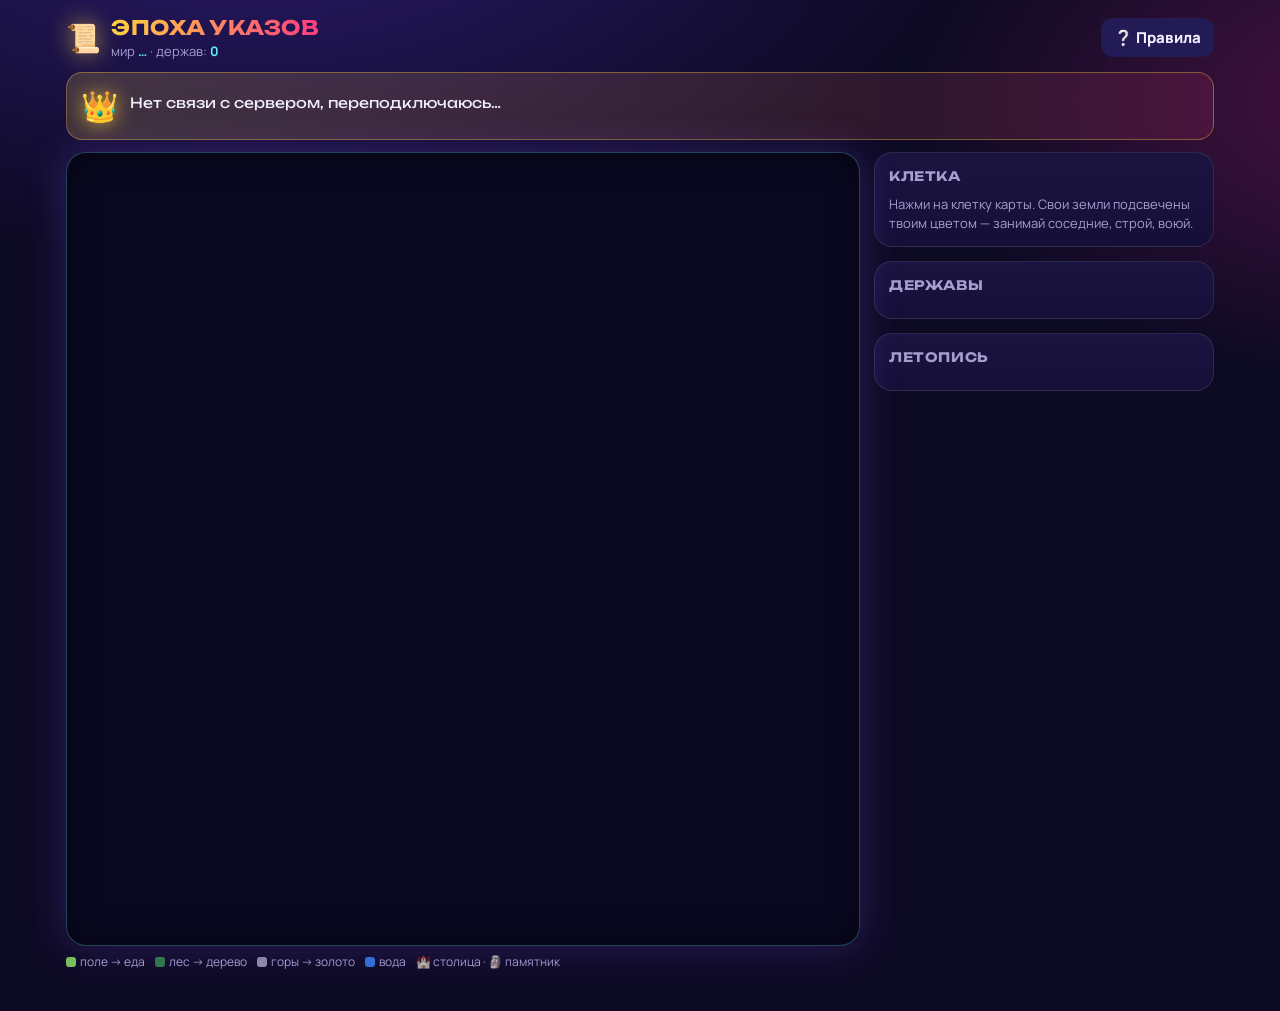
<file: pixel/index.html>
<!doctype html><html lang="ru"><head><meta charset="utf-8"><meta name="viewport" content="width=device-width,initial-scale=1"><title>Эпоха указов</title>
<meta http-equiv="refresh" content="0;url=../strategy/index.html"><style>body{background:#0d0a24;color:#f2efff;font:16px system-ui;text-align:center;padding:40px 16px}a{color:#5ef2ff}</style></head>
<body>Пиксель-баттл закрыт. Новая игра — <a href="../strategy/index.html">«Эпоха указов»</a>.</body></html>
</file>
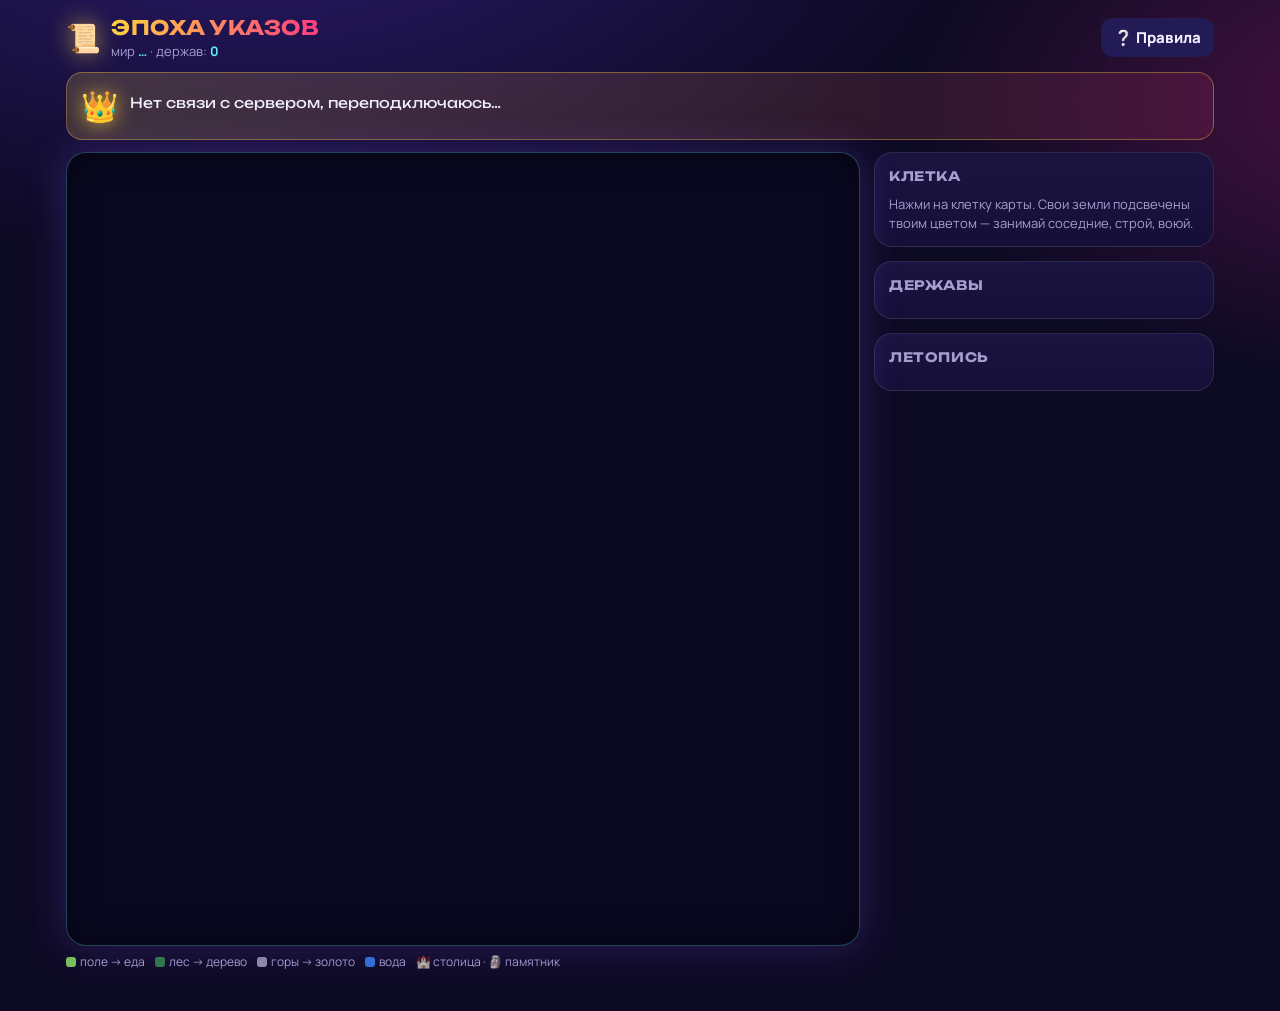
<file: strategy/index.html>
<!doctype html>
<html lang="ru">
<head>
<meta charset="utf-8">
<meta name="viewport" content="width=device-width,initial-scale=1,maximum-scale=1">
<title>Эпоха указов</title>
<link href="https://fonts.googleapis.com/css2?family=Unbounded:wght@500;800&family=Manrope:wght@500;700;800&display=swap" rel="stylesheet">
<style>
:root{--bg:#0d0a24;--card:#1a1440;--card2:#231b55;--line:rgba(255,255,255,.1);--txt:#f2efff;--mut:#a59fd0;--pink:#ff3d7f;--gold:#ffd23f;--cyan:#5ef2ff;--vio:#8b5cff;--green:#3dff8e}
*{box-sizing:border-box}html,body{margin:0;background:var(--bg);color:var(--txt);font:15px/1.4 Manrope,system-ui,sans-serif}
body{background:radial-gradient(1200px 600px at 20% -10%,#2a1a6a 0,transparent 60%),radial-gradient(900px 500px at 110% 10%,#4a1240 0,transparent 55%),var(--bg);min-height:100vh}
h1,h2,h3,.uf{font-family:Unbounded,sans-serif;margin:0}
button{font:inherit;cursor:pointer;border:0;border-radius:12px;padding:9px 13px;background:var(--card2);color:var(--txt);font-weight:800;transition:transform .1s,filter .15s}
button:hover{filter:brightness(1.2)}button:active{transform:scale(.96)}button:disabled{opacity:.4;cursor:not-allowed;filter:none}
.pri{background:linear-gradient(135deg,var(--pink),var(--vio));box-shadow:0 6px 24px rgba(255,61,127,.35)}
.gold{background:var(--gold);color:#1a1238}
input,textarea{font:inherit;width:100%;border-radius:12px;border:1px solid var(--line);background:#120e33;color:var(--txt);padding:11px 12px;outline:none}
input:focus,textarea:focus{border-color:var(--cyan)}
.wrap{max-width:1180px;margin:0 auto;padding:14px 16px 40px}
header{display:flex;align-items:center;gap:12px;flex-wrap:wrap;margin-bottom:12px}
.logo{display:flex;align-items:center;gap:10px}.logo .ic{font-size:28px;filter:drop-shadow(0 0 12px rgba(255,210,63,.6))}
.logo h1{font-size:20px;letter-spacing:.5px;background:linear-gradient(90deg,var(--gold),var(--pink));-webkit-background-clip:text;background-clip:text;color:transparent}
.world{color:var(--mut);font-size:13px}.world b{color:var(--cyan)}
.sp{flex:1}
.res{display:flex;gap:8px;flex-wrap:wrap}
.r{background:var(--card);border:1px solid var(--line);border-radius:12px;padding:6px 10px;min-width:82px}
.r b{font-size:16px}.r small{display:block;color:var(--mut);font-size:11px}
.grid{display:grid;grid-template-columns:minmax(0,1fr) 340px;gap:14px}
@media(max-width:900px){.grid{grid-template-columns:1fr}}
.card{background:linear-gradient(180deg,var(--card),#150f38);border:1px solid var(--line);border-radius:18px;padding:14px}
.card h3{font-size:13px;letter-spacing:.6px;color:var(--mut);margin-bottom:10px;text-transform:uppercase}
#mapBox{position:relative;padding:10px;border-radius:20px;background:#0a0820;border:1px solid rgba(94,242,255,.25);box-shadow:0 0 40px rgba(139,92,255,.25),inset 0 0 30px rgba(0,0,0,.5)}
canvas{display:block;width:100%;height:auto;border-radius:12px;touch-action:manipulation;image-rendering:auto}
#fx{position:absolute;inset:10px;pointer-events:none;border-radius:12px;overflow:hidden}
.banner{display:flex;gap:12px;align-items:center;border-radius:16px;padding:12px 14px;margin-bottom:12px;background:linear-gradient(90deg,rgba(255,210,63,.18),rgba(255,61,127,.12));border:1px solid rgba(255,210,63,.35)}
.banner .crown{font-size:30px;filter:drop-shadow(0 0 10px rgba(255,210,63,.8))}
.banner small{color:var(--mut)}
.chips{display:flex;gap:6px;flex-wrap:wrap;margin-top:6px}.chip{font-size:12px;padding:4px 9px;border-radius:999px;background:rgba(94,242,255,.12);border:1px solid rgba(94,242,255,.3)}
.chip.law{background:rgba(166,255,143,.1);border-color:rgba(166,255,143,.35)}
#sel .row{display:flex;gap:8px;flex-wrap:wrap;margin-top:8px}
#sel .info{color:var(--mut);font-size:13px}
.cost{font-size:11px;color:var(--mut);display:block;font-weight:700}
.bbtn{display:flex;flex-direction:column;align-items:flex-start;text-align:left;min-width:120px}
.log{max-height:300px;overflow:auto;font-size:13px;display:flex;flex-direction:column;gap:6px}
.log div{padding:6px 9px;border-radius:10px;background:rgba(255,255,255,.04)}
.log .war{border-left:3px solid var(--pink)}.log .decree{border-left:3px solid var(--gold)}.log .ruler{border-left:3px solid var(--cyan)}
.top li{display:flex;gap:8px;align-items:center;padding:4px 0}.top ol{margin:0;padding-left:22px}
.dot{width:12px;height:12px;border-radius:4px;display:inline-block;flex:none}
.modal{position:fixed;inset:0;background:rgba(6,4,20,.75);backdrop-filter:blur(6px);display:none;align-items:center;justify-content:center;z-index:9;padding:16px}
.modal.show{display:flex}.modal .card{max-width:460px;width:100%;max-height:90vh;overflow:auto}
.modal h2{font-size:20px;margin-bottom:8px}
.mut{color:var(--mut);font-size:13px}
#toast{position:fixed;left:50%;bottom:22px;transform:translateX(-50%) translateY(30px);opacity:0;transition:.25s;background:#2a1f66;border:1px solid var(--line);padding:10px 16px;border-radius:12px;z-index:10;font-weight:700;max-width:90vw;text-align:center}
#toast.show{opacity:1;transform:translateX(-50%)}
.dec{border-radius:14px;padding:10px 12px;background:rgba(255,210,63,.08);border:1px solid rgba(255,210,63,.3)}
.dec b{font-family:Unbounded;font-size:14px;color:var(--gold)}
.legend{display:flex;gap:10px;flex-wrap:wrap;font-size:12px;color:var(--mut);margin-top:8px}
.legend i{display:inline-block;width:10px;height:10px;border-radius:3px;margin-right:4px;vertical-align:-1px}
.flake{position:absolute;top:-10px;color:#fff;opacity:.8;animation:fall linear infinite}
@keyframes fall{to{transform:translateY(110vh)}}
.drop{position:absolute;top:-20px;width:1px;height:14px;background:rgba(150,200,255,.6);animation:fall linear infinite}
</style>
</head>
<body>
<div class="wrap">
  <header>
    <div class="logo"><span class="ic">📜</span><div><h1>ЭПОХА УКАЗОВ</h1><div class="world">мир <b id="wname">…</b> · держав: <b id="pcount">0</b></div></div></div>
    <div class="sp"></div>
    <div class="res" id="res"></div>
    <button id="helpBtn">❔ Правила</button>
  </header>

  <div class="banner" id="banner"><span class="crown">👑</span><div style="flex:1"><div id="rulerTxt" class="uf" style="font-size:14px">Подключаюсь…</div><small id="rulerSub"></small><div class="chips" id="effects"></div></div><button class="gold" id="decreeBtn" style="display:none">📜 Издать указ</button></div>

  <div class="grid">
    <div>
      <div id="mapBox"><canvas id="cv" width="900" height="900"></canvas><div id="fx"></div></div>
      <div class="legend"><span><i style="background:#79c15a"></i>поле → еда</span><span><i style="background:#2f7a45"></i>лес → дерево</span><span><i style="background:#8d8aa8"></i>горы → золото</span><span><i style="background:#2f6fd6"></i>вода</span><span>🏰 столица · 🗿 памятник</span></div>
    </div>
    <div style="display:flex;flex-direction:column;gap:14px">
      <div class="card" id="sel"><h3>Клетка</h3><div class="info">Нажми на клетку карты. Свои земли подсвечены твоим цветом — занимай соседние, строй, воюй.</div></div>
      <div class="card" id="decCard" style="display:none"><h3>Последний указ</h3><div id="lastDec"></div></div>
      <div class="card"><h3>Державы</h3><div class="top"><ol id="top"></ol></div></div>
      <div class="card"><h3>Летопись</h3><div class="log" id="log"></div></div>
    </div>
  </div>
</div>

<div class="modal" id="joinM"><div class="card">
  <h2>🏰 Основать державу</h2>
  <p class="mut">Ты получишь столицу на свободной земле и 6 часов защиты новичка. Раз в сутки жребий выбирает Правителя дня — он пишет указ, и мир меняется.</p>
  <input id="nick" maxlength="20" placeholder="Название державы или твой ник" autocomplete="off">
  <div style="display:flex;gap:8px;margin-top:10px"><button class="pri" id="joinBtn" style="flex:1">Основать</button><button id="watchBtn">Смотреть</button></div>
  <p class="mut" id="joinErr" style="color:var(--pink)"></p>
</div></div>

<div class="modal" id="decM"><div class="card">
  <h2>👑 Твой указ</h2>
  <p class="mut">Пиши как правитель: «Объявляю неделю урожая и мир между державами», «Переименовать мир в Северное царство», «Поставить мне памятник». Писарь-нейросеть переведёт указ в законы игры, летописец проверит — и он вступит в силу на сутки.</p>
  <textarea id="decText" rows="5" maxlength="500" placeholder="Я, Правитель дня, повелеваю…"></textarea>
  <div style="display:flex;gap:8px;margin-top:10px"><button class="gold" id="decSend" style="flex:1">Отдать писарю</button><button id="decClose">Позже</button></div>
  <div id="decRes" class="mut" style="margin-top:10px"></div>
</div></div>

<div class="modal" id="helpM"><div class="card">
  <h2>📖 Правила</h2>
  <p class="mut"><b>Ресурсы</b> идут каждую минуту: поле даёт 🌾, лес 🪵, горы 🪙. Постройка на подходящей земле утраивает добычу. Склад — до 600 каждого.</p>
  <p class="mut"><b>Земли</b>: занимай свободные клетки рядом со своими. Каждая новая дороже.</p>
  <p class="mut"><b>Война</b>: атакуй соседнюю чужую клетку войсками. Защита клетки = 2 + башня 8 + столица 10 + войска владельца. Нападая, ты теряешь защиту новичка.</p>
  <p class="mut"><b>👑 Правитель дня</b>: раз в сутки жребий среди тех, кто заходил за 2 дня. Правитель пишет указ своими словами — урожай, налоги, мир, погода, памятник, имя мира. Нейросеть переводит его в эффекты с лимитами, летописец (админ) утверждает.</p>
  <button class="pri" onclick="hide('helpM')" style="width:100%">Понятно</button>
</div></div>
<div id="toast"></div>

<script>
const $ = id => document.getElementById(id), show = id => $(id).classList.add('show'), hide = id => $(id).classList.remove('show');
const SELF = /^(127\.0\.0\.1|localhost)$/.test(location.hostname) && location.port === '8090';
let BASE = SELF ? '' : null, S = null, TOK = '', sel = null, seq = -1, fails = 0;
try { TOK = localStorage.getItem('epTok') || ''; } catch (e) {}
const TC = { p: '#79c15a', f: '#2f7a45', m: '#8d8aa8', w: '#2f6fd6' }, TN = { p: 'поле', f: 'лес', m: 'горы', w: 'вода' };
const RI = { gold: '🪙', food: '🌾', wood: '🪵', troops: '⚔️' }, RN = { gold: 'золото', food: 'еда', wood: 'дерево', troops: 'войска' };
const cv = $('cv'), ctx = cv.getContext('2d');
function toast(t) { const el = $('toast'); el.textContent = t; el.classList.add('show'); clearTimeout(toast.t); toast.t = setTimeout(() => el.classList.remove('show'), 3200); }
const esc = s => String(s).replace(/[&<>"]/g, c => ({ '&': '&amp;', '<': '&lt;', '>': '&gt;', '"': '&quot;' })[c]);
const costTxt = c => Object.entries(c).map(([k, v]) => RI[k] + v).join(' ');
const hm = s => { s = Math.max(0, Math.round(s)); const h = Math.floor(s / 3600), m = Math.floor(s % 3600 / 60); return h ? `${h} ч ${m} мин` : `${m} мин`; };

async function resolveBase() { if (SELF) return BASE;
  const j = await Promise.all(['../api.json', 'https://raw.githubusercontent.com/gaga228ir-crypto/gorod-podpischikovbn/main/api.json']
    .map(u => fetch(u + '?v=' + Date.now(), { cache: 'no-store' }).then(r => r.ok ? r.json() : null).catch(() => null)));
  const b = j.filter(x => x && x.url).sort((a, c) => (c.ts || 0) - (a.ts || 0))[0]; if (b) BASE = b.url.replace(/\/api$/, '/px'); return BASE; }
async function post(d) { // text/plain — без CORS-preflight, туннель так надёжнее
  const r = await fetch(BASE + '/act', { method: 'POST', headers: { 'Content-Type': 'text/plain' }, body: JSON.stringify({ ...d, tok: TOK }) }); return r.json(); }
async function act(d) { try { const r = await post(d); if (r.err) { toast(r.err); if (r.relogin) { TOK = ''; show('joinM'); } return null; }
    if (r.me && S) S.me = r.me; seq = -1; await poll(true); return r; } catch (e) { toast('Нет связи с сервером'); return null; } }

// ---------- отрисовка ----------
let N = 30, CS = 30;
function shade(hex, k) { const n = parseInt(hex.slice(1), 16); let r = n >> 16, g = n >> 8 & 255, b = n & 255; r = Math.min(255, r * k) | 0; g = Math.min(255, g * k) | 0; b = Math.min(255, b * k) | 0; return `rgb(${r},${g},${b})`; }
function draw() { if (!S || !S.cells) return; N = S.w; CS = cv.width / N; const P = {}; S.players.forEach(p => P[p.id] = p);
  ctx.clearRect(0, 0, cv.width, cv.height);
  for (let y = 0; y < N; y++) for (let x = 0; x < N; x++) { const t = S.cells[y][x], v = ((x * 7 + y * 13) % 5) * .03 + .92;
    ctx.fillStyle = shade(TC[t], v); ctx.fillRect(x * CS, y * CS, CS + .5, CS + .5);
    if (t === 'f') { ctx.fillStyle = 'rgba(0,40,10,.35)'; ctx.beginPath(); ctx.arc(x * CS + CS * .35, y * CS + CS * .45, CS * .18, 0, 7); ctx.arc(x * CS + CS * .65, y * CS + CS * .6, CS * .16, 0, 7); ctx.fill(); }
    if (t === 'm') { ctx.fillStyle = 'rgba(255,255,255,.35)'; ctx.beginPath(); ctx.moveTo(x * CS + CS * .2, y * CS + CS * .8); ctx.lineTo(x * CS + CS * .5, y * CS + CS * .25); ctx.lineTo(x * CS + CS * .8, y * CS + CS * .8); ctx.fill(); }
    if (t === 'w') { ctx.strokeStyle = 'rgba(255,255,255,.18)'; ctx.beginPath(); ctx.moveTo(x * CS + CS * .2, y * CS + CS * .5); ctx.quadraticCurveTo(x * CS + CS * .5, y * CS + CS * .3, x * CS + CS * .8, y * CS + CS * .5); ctx.stroke(); }
    const o = S.own[y][x]; if (o && P[o]) { ctx.fillStyle = P[o].color + '66'; ctx.fillRect(x * CS, y * CS, CS, CS); } }
  // границы держав
  ctx.lineWidth = 2.2;
  for (let y = 0; y < N; y++) for (let x = 0; x < N; x++) { const o = S.own[y][x]; if (!o || !P[o]) continue; ctx.strokeStyle = P[o].color;
    const e = (dx, dy) => { const a = x + dx, b = y + dy; return a < 0 || b < 0 || a >= N || b >= N || S.own[b][a] !== o; };
    ctx.beginPath(); if (e(0, -1)) { ctx.moveTo(x * CS, y * CS); ctx.lineTo((x + 1) * CS, y * CS); } if (e(0, 1)) { ctx.moveTo(x * CS, (y + 1) * CS); ctx.lineTo((x + 1) * CS, (y + 1) * CS); }
    if (e(-1, 0)) { ctx.moveTo(x * CS, y * CS); ctx.lineTo(x * CS, (y + 1) * CS); } if (e(1, 0)) { ctx.moveTo((x + 1) * CS, y * CS); ctx.lineTo((x + 1) * CS, (y + 1) * CS); } ctx.stroke(); }
  ctx.textAlign = 'center'; ctx.textBaseline = 'middle'; ctx.font = `${CS * .62}px "Segoe UI Emoji",sans-serif`;
  for (const [k, b] of Object.entries(S.bld || {})) { const [x, y] = k.split(',').map(Number); ctx.fillText(S.build[b]?.ic || '?', x * CS + CS / 2, y * CS + CS / 2 + 1); }
  (S.monuments || []).forEach(m => { ctx.font = `${CS * .5}px "Segoe UI Emoji",sans-serif`; ctx.fillText('🗿', m.x * CS + CS * .78, m.y * CS + CS * .25); });
  S.players.forEach(p => { if (!p.cap) return; const [x, y] = p.cap; ctx.font = `${CS * .7}px "Segoe UI Emoji",sans-serif`; ctx.fillText('🏰', x * CS + CS / 2, y * CS + CS / 2);
    ctx.font = `800 ${Math.max(10, CS * .38)}px Manrope,sans-serif`; ctx.lineWidth = 3; ctx.strokeStyle = 'rgba(10,8,30,.9)'; const ty = y < 1 ? (y + 1.35) * CS : (y - .25) * CS;
    ctx.strokeText(p.nick, x * CS + CS / 2, ty); ctx.fillStyle = '#fff'; ctx.fillText(p.nick, x * CS + CS / 2, ty); });
  if (S.weather === 'night' || S.weather === 'storm') { ctx.fillStyle = S.weather === 'night' ? 'rgba(10,10,60,.42)' : 'rgba(20,20,40,.3)'; ctx.fillRect(0, 0, cv.width, cv.height); }
  if (sel) { ctx.lineWidth = 3; ctx.strokeStyle = '#fff'; ctx.shadowColor = '#5ef2ff'; ctx.shadowBlur = 12; ctx.strokeRect(sel[0] * CS + 1.5, sel[1] * CS + 1.5, CS - 3, CS - 3); ctx.shadowBlur = 0; } }
let fxKind = '';
function weatherFx(k) { if (k === fxKind) return; fxKind = k; const f = $('fx'); f.innerHTML = '';
  if (k === 'snow') for (let i = 0; i < 50; i++) f.insertAdjacentHTML('beforeend', `<span class="flake" style="left:${Math.random() * 100}%;font-size:${8 + Math.random() * 8}px;animation-duration:${6 + Math.random() * 8}s;animation-delay:-${Math.random() * 10}s">❄</span>`);
  if (k === 'rain' || k === 'storm') for (let i = 0; i < 70; i++) f.insertAdjacentHTML('beforeend', `<span class="drop" style="left:${Math.random() * 100}%;animation-duration:${.6 + Math.random() * .5}s;animation-delay:-${Math.random()}s"></span>`); }

// ---------- интерфейс ----------
function mine(x, y) { return S.me && S.own[y][x] === S.me.id; }
function nearMine(x, y) { return S.me && [[1, 0], [-1, 0], [0, 1], [0, -1]].some(([a, b]) => { const X = x + a, Y = y + b; return X >= 0 && Y >= 0 && X < N && Y < N && S.own[Y][X] === S.me.id; }); }
function renderSel() { const box = $('sel'); if (!sel || !S || !S.cells) return; const [x, y] = sel, t = S.cells[y][x], o = S.own[y][x], p = S.players.find(q => q.id === o), b = S.bld[x + ',' + y], me = S.me;
  let h = `<h3>Клетка ${x + 1}:${y + 1}</h3><div><b>${TN[t]}</b>${b ? ' · ' + S.build[b].ic + ' ' + S.build[b].name : ''}${p ? ` · <span class="dot" style="background:${p.color}"></span> ${esc(p.nick)}${p.cap && p.cap[0] === x && p.cap[1] === y ? ' (столица)' : ''}` : ' · ничья'}</div>`;
  const mon = (S.monuments || []).filter(m => m.x === x && m.y === y); if (mon.length) h += `<div class="info">🗿 ${mon.map(m => esc(m.text) + ' — ' + esc(m.by)).join('<br>🗿 ')}</div>`;
  h += '<div class="row">';
  if (!me) h += `<button class="pri" onclick="show('joinM')">Основать державу</button>`;
  else if (t === 'w') h += `<span class="info">По воде не пройти.</span>`;
  else if (!o) h += nearMine(x, y) ? `<button class="pri bbtn" onclick="act({a:'expand',x:${x},y:${y}})">🚩 Занять<span class="cost">${costTxt(me.expand)}</span></button>` : `<span class="info">Занять можно только клетку рядом со своими землями.</span>`;
  else if (o === me.id) { if (!b) for (const [k, B] of Object.entries(S.build)) if (B.on.includes(t)) h += `<button class="bbtn" onclick="act({a:'build',b:'${k}',x:${x},y:${y}})">${B.ic} ${B.name}<span class="cost">${costTxt(me.build[k])}</span></button>`;
    if (b) h += `<button onclick="if(confirm('Снести постройку?'))act({a:'demolish',x:${x},y:${y}})">🧨 Снести</button>`; }
  else h += nearMine(x, y) ? `<button class="pri bbtn" onclick="attack(${x},${y})">⚔️ Атаковать<span class="cost">всеми войсками: ${Math.floor(me.troops)}</span></button>` + (p && p.shield ? `<span class="info">🛡 защита новичка ещё ${hm(p.shield)}</span>` : '') : `<span class="info">Атаковать можно только соседние клетки.</span>`;
  h += '</div>'; box.innerHTML = h; }
function attack(x, y) { const m = S.me; if (m.troops < 1) return toast('Нет войск — найми их'); const n = prompt(`Сколько войск отправить? (есть ${Math.floor(m.troops)})`, Math.floor(m.troops)); if (n) act({ a: 'attack', x, y, n: +n }); }
function renderRes() { const m = S.me; if (!m) { $('res').innerHTML = `<button class="pri" onclick="show('joinM')">🏰 Основать державу</button>`; return; }
  $('res').innerHTML = ['gold', 'food', 'wood', 'troops'].map(k => `<div class="r">${RI[k]} <b>${Math.floor(m[k])}</b><small>${RN[k]} ${m.rates[k] >= 0 ? '+' : ''}${m.rates[k]}/мин</small></div>`).join('') +
    `<button class="bbtn" onclick="hire()">⚔️ Нанять 5<span class="cost">🌾${Math.round(40 * costK())} 🪙${Math.round(20 * costK())}</span></button>` +
    (m.cap ? '' : `<button class="pri" onclick="act({a:'respawn'})">🏰 Новая столица</button>`); }
const costK = () => (S.effects || []).filter(e => e.type === 'cost').reduce((a, e) => a * e.k, 1);
function hire() { act({ a: 'hire', n: 5 }); }
const effTxt = e => ({ mult: () => `${RI[e.res] || '✨'} ×${e.k}`, cost: () => `🏗 цены ×${e.k}`, attack: () => `⚔️ атака ×${e.k}`, peace: () => '🕊 мир', weather: () => ({ sun: '☀️', rain: '🌧', snow: '❄️ снег', night: '🌙 ночь', storm: '⛈ гроза' })[e.kind], law: () => '📜 ' + e.text })[e.type]?.() || e.type;
function renderTop() { const P = [...S.players].sort((a, b) => b.cells - a.cells).slice(0, 10);
  $('top').innerHTML = P.map(p => `<li><span class="dot" style="background:${p.color}"></span><b>${esc(p.nick)}</b><span class="mut">· ${p.cells} кл. · ⚔️${p.troops}</span></li>`).join('') || '<li class="mut">Пока никого — стань первым!</li>';
  $('pcount').textContent = S.players.length; $('wname').textContent = S.name;
  $('log').innerHTML = [...S.log].reverse().map(l => `<div class="${l.k}">${esc(l.t)}<div class="mut" style="font-size:11px">${new Date(l.ts * 1000).toLocaleString('ru', { day: 'numeric', month: 'short', hour: '2-digit', minute: '2-digit' })}</div></div>`).join('') || '<div class="mut">Летопись пуста.</div>';
  const d = S.decree; $('decCard').style.display = d ? '' : 'none';
  if (d) $('lastDec').innerHTML = `<div class="dec"><b>${esc(d.title)}</b><div class="mut">от ${esc(d.nick)}</div><div style="margin-top:6px">${esc(d.summary || '')}</div><div class="mut" style="margin-top:6px">«${esc(d.text)}»</div></div>`; }
function renderBanner() { const r = S.ruler, now = Date.now() / 1000, me = S.me;
  if (r) { $('rulerTxt').innerHTML = `Правитель дня: <span style="color:var(--gold)">${esc(r.nick)}</span>`;
    $('rulerSub').textContent = (r.state === 'done' ? 'Указ издан. ' : r.state === 'review' ? 'Указ у летописца на проверке. ' : 'Пишет указ… ') + 'Новый жребий через ' + hm(r.until - now); }
  else { $('rulerTxt').textContent = 'Трон пуст'; $('rulerSub').textContent = 'Жребий среди активных игроков через ' + hm((S.next_pick || now) - now); }
  $('effects').innerHTML = (S.effects || []).map(e => `<span class="chip ${e.type === 'law' ? 'law' : ''}" title="${esc(e.title || '')}">${esc(effTxt(e))}</span>`).join('');
  const can = me && me.ruler && me.decree_state === 'write'; $('decreeBtn').style.display = can ? '' : 'none';
  if (can && !renderBanner.asked) { renderBanner.asked = 1; toast('👑 Ты — Правитель дня! Издай указ.'); if (me.decree_note) $('decRes').textContent = me.decree_note; }
  weatherFx(S.weather); }

async function poll(force) { if (BASE === null) await resolveBase(); if (BASE === null) return;
  try { const r = await fetch(`${BASE}/state?seq=${force ? -1 : seq}&tok=${encodeURIComponent(TOK)}`, { cache: 'no-store' }); const d = await r.json(); fails = 0;
    if (d.cells) S = d; else S = { ...S, ...d }; seq = d.seq; if (!d.me && TOK && S) S.me = null;
    renderRes(); renderTop(); renderBanner(); draw(); renderSel(); if (!S.me && !poll.asked) { poll.asked = 1; show('joinM'); } }
  catch (e) { if (++fails % 3 === 0) { BASE = SELF ? '' : null; await resolveBase(); } $('rulerTxt').textContent = 'Нет связи с сервером, переподключаюсь…'; } }
(async function loop() { await poll(); setTimeout(loop, 3000); })();

cv.addEventListener('click', e => { if (!S) return; const r = cv.getBoundingClientRect(), x = Math.floor((e.clientX - r.left) / r.width * N), y = Math.floor((e.clientY - r.top) / r.height * N);
  if (x < 0 || y < 0 || x >= N || y >= N) return; sel = [x, y]; draw(); renderSel(); if (innerWidth < 900) $('sel').scrollIntoView({ behavior: 'smooth', block: 'nearest' }); });
$('joinBtn').onclick = async () => { const nick = $('nick').value.trim(); if (!nick) return; try { const r = await post({ a: 'join', nick });
    if (r.err) { $('joinErr').textContent = r.err; return; } TOK = r.token; try { localStorage.setItem('epTok', TOK); } catch (e) {} hide('joinM'); toast('🏰 Держава основана! Твоя столица подсвечена.'); seq = -1; await poll(true);
    if (S.me && S.me.cap) { sel = S.me.cap; draw(); renderSel(); } } catch (e) { $('joinErr').textContent = 'Нет связи с сервером'; } };
$('nick').onkeydown = e => { if (e.key === 'Enter') $('joinBtn').click(); };
$('watchBtn').onclick = () => hide('joinM');
$('helpBtn').onclick = () => show('helpM');
$('decreeBtn').onclick = () => show('decM'); $('decClose').onclick = () => hide('decM');
$('decSend').onclick = async () => { const text = $('decText').value.trim(); if (text.length < 5) return toast('Напиши указ подробнее');
  $('decSend').disabled = true; $('decRes').textContent = '✍️ Писарь переписывает указ… (до минуты)';
  try { const r = await post({ a: 'decree', text }); if (r.err) $('decRes').textContent = r.err;
    else { $('decRes').innerHTML = `<div class="dec"><b>${esc(r.decree.title)}</b><div style="margin:6px 0">${esc(r.decree.summary)}</div>${r.human.map(h => '• ' + esc(h)).join('<br>')}${r.decree.rejected ? `<div class="mut" style="margin-top:6px">Не вошло: ${esc(r.decree.rejected)}</div>` : ''}</div><p>Указ отправлен летописцу. Как только он утвердит — указ вступит в силу.</p>`; seq = -1; poll(true); } }
  catch (e) { $('decRes').textContent = 'Нет связи с сервером'; } $('decSend').disabled = false; };
</script>
</body>
</html>
</file>
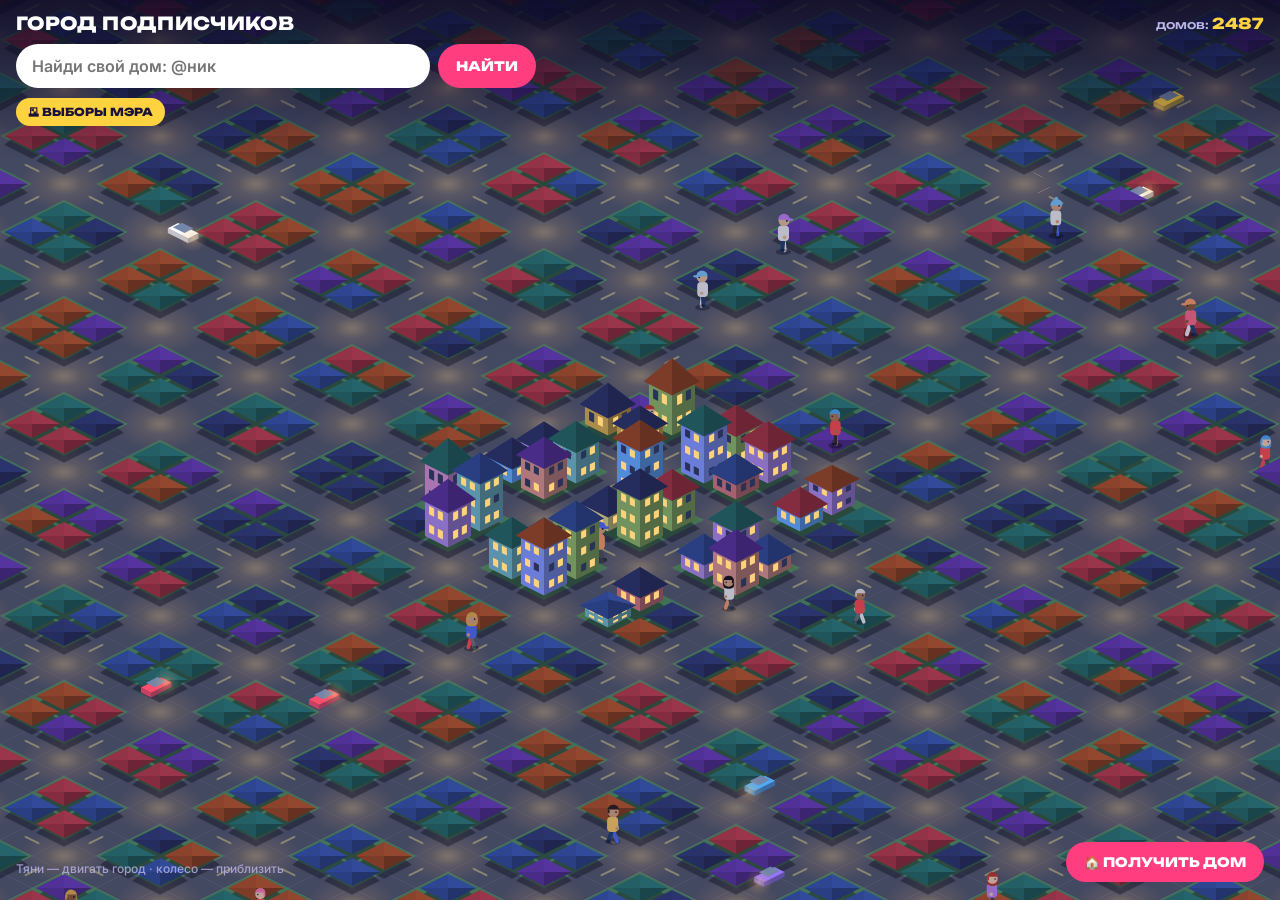
<file: 2d.html>
<!doctype html>
<html lang="ru">
<head>
<meta charset="utf-8">
<script>if(!/\/$|\.html$/.test(location.pathname))location.replace(location.pathname+'/'+location.search+location.hash)</script>
<meta name="viewport" content="width=device-width, initial-scale=1, maximum-scale=1, user-scalable=no">
<title>Город подписчиков</title>
<meta name="description" content="Ночной город, где у каждого подписчика свой дом с ником.">
<link href="fonts/fonts.css" rel="stylesheet">
<style>
:root{--bg:#070b24;--panel:rgba(12,8,36,.86);--gold:#ffd23f;--pink:#ff3d7f;--cyan:#5ef2ff;--text:#fff;--muted:#bdb6ea}
*{box-sizing:border-box;-webkit-tap-highlight-color:transparent}
html,body{margin:0;height:100%;background:var(--bg);color:var(--text);font-family:Inter,system-ui,sans-serif;overflow:hidden;touch-action:none}
#c{position:fixed;inset:0;width:100%;height:100%;display:block;cursor:grab}
#c.drag{cursor:grabbing}
.top{position:fixed;left:0;right:0;top:0;padding:14px 16px 12px;background:linear-gradient(var(--panel),rgba(12,8,36,0));display:flex;flex-direction:column;gap:10px;z-index:2}
.title{display:flex;align-items:center;justify-content:space-between;gap:10px}
.title h1{margin:0;font:800 18px/1.1 Unbounded,sans-serif;letter-spacing:.02em}
.count{font:500 12px Unbounded,sans-serif;color:var(--muted);white-space:nowrap}
.count b{color:var(--gold);font-weight:800;font-size:15px}
form.row{display:flex;gap:8px;max-width:520px}
input,textarea{width:100%;min-width:0;border:0;border-radius:999px;padding:12px 16px;font:600 16px Inter,sans-serif;background:#fff;color:#1a1238;outline:none}
textarea{border-radius:18px;resize:none;height:84px}
input:focus,textarea:focus{box-shadow:0 0 0 3px var(--pink)}
button,.btn{border:0;border-radius:999px;padding:12px 18px;font:800 13px Unbounded,sans-serif;cursor:pointer;background:var(--pink);color:#fff;text-decoration:none;white-space:nowrap;display:inline-block;text-align:center}
button:active,.btn:active{transform:scale(.96)}
button.ghost{background:rgba(255,255,255,.12)}
.msg{font:600 13px Inter,sans-serif;color:var(--gold);min-height:1em}
.card{position:fixed;left:50%;bottom:18px;transform:translate(-50%,160%);transition:transform .35s cubic-bezier(.2,1.4,.4,1);background:var(--panel);backdrop-filter:blur(8px);border:1px solid rgba(160,150,255,.35);border-radius:22px;padding:16px 18px;width:min(92vw,420px);z-index:3;display:flex;align-items:center;gap:14px}
.card.show{transform:translate(-50%,0)}
.card .nick{font:800 18px Unbounded,sans-serif;color:var(--gold);word-break:break-all}
.card .sub{font:500 13px Inter,sans-serif;color:var(--muted);margin-top:4px}
.card .grow{flex:1;min-width:0}
.cta{position:fixed;right:16px;bottom:18px;z-index:2}
.card.show ~ .cta{display:none}
.chips{display:flex;gap:8px;flex-wrap:wrap}
.chip{border:0;border-radius:999px;padding:7px 12px;font:800 11px Unbounded,sans-serif;cursor:pointer;background:var(--gold);color:#1a1238;animation:pulse 2s infinite}
@keyframes pulse{50%{box-shadow:0 0 0 6px rgba(255,210,63,.25)}}
.share{background:var(--gold);color:#1a1238;padding:9px 12px;font-size:11px}
.cand{display:flex;gap:10px;align-items:flex-start;background:rgba(255,255,255,.06);border-radius:14px;padding:10px 12px}
.cand b{font:800 18px Unbounded,sans-serif;color:var(--gold);min-width:26px}
.cand .n{font:800 14px Unbounded,sans-serif}
.cand .p{color:var(--muted);font-size:14px}
.studio{display:flex;flex-direction:column;gap:12px}
.studio canvas{display:block;margin:0 auto;width:200px;height:200px;border-radius:18px;background:#191545}
.tabs{display:flex;gap:6px;background:rgba(255,255,255,.06);padding:4px;border-radius:999px}
.tabs button{flex:1;background:transparent;padding:10px 6px;font-size:11px}
.tabs button.on{background:var(--pink)}
.srow{display:flex;flex-direction:column;gap:6px}
.srow>span{font:600 12px Inter,sans-serif;color:var(--muted)}
.opts{display:flex;gap:6px;flex-wrap:wrap}
.opt{border:2px solid transparent;background:rgba(255,255,255,.08);color:#fff;border-radius:12px;padding:8px 10px;font:600 13px Inter,sans-serif;cursor:pointer}
.opt.on{border-color:var(--gold)}
.sw{width:34px;height:34px;padding:0;border-radius:50%}
.pre{display:grid;grid-template-columns:repeat(auto-fill,minmax(130px,1fr));gap:8px}
.hint{position:fixed;left:16px;bottom:24px;font:500 12px Inter,sans-serif;color:var(--muted);z-index:2;opacity:.8}
@media (max-width:520px){.hint{display:none}}
.modal{position:fixed;inset:0;background:rgba(5,3,20,.6);backdrop-filter:blur(4px);z-index:5;display:none;align-items:flex-end;justify-content:center}
.modal.show{display:flex}
.sheet{background:#140c3a;border:1px solid rgba(160,150,255,.35);border-radius:26px 26px 0 0;padding:22px 18px 26px;width:min(100vw,480px);display:flex;flex-direction:column;gap:12px;max-height:92vh;overflow:auto}
@media (min-width:600px){.modal{align-items:center}.sheet{border-radius:26px}}
.sheet h2{margin:0;font:800 20px Unbounded,sans-serif}
.sheet p{margin:0;font:500 14px/1.45 Inter,sans-serif;color:var(--muted)}
.sheet p b{color:#fff}
.step{display:flex;gap:10px;align-items:flex-start;font:500 14px/1.4 Inter,sans-serif;color:var(--muted)}
.step i{font-style:normal;flex:none;width:24px;height:24px;border-radius:50%;background:var(--pink);color:#fff;font:800 12px/24px Unbounded,sans-serif;text-align:center}
.step a{color:var(--gold)}
.code{font:800 40px Unbounded,sans-serif;color:var(--gold);text-align:center;letter-spacing:.04em;padding:14px;border:2px dashed var(--gold);border-radius:18px}
.err{color:#ff8fae;font:600 13px Inter,sans-serif;min-height:1em}
.btns{display:flex;gap:8px}.btns>*{flex:1}
</style>
</head>
<body>
<canvas id="c"></canvas>
<div class="top">
  <div class="title"><h1>ГОРОД ПОДПИСЧИКОВ</h1><div class="count">домов: <b id="cnt">0</b></div></div>
  <form class="row" id="f" autocomplete="off"><input id="q" placeholder="Найди свой дом: @ник" aria-label="Ник"><button>НАЙТИ</button></form>
  <div class="chips" id="chips"></div>
  <div class="msg" id="msg"></div>
</div>
<div class="card" id="card"><div class="grow"><div class="nick" id="cnick"></div><div class="sub" id="csub"></div></div><button class="share" id="cedit" style="display:none;background:var(--pink);color:#fff">🎨 ИЗМЕНИТЬ</button><button class="share" id="cshare">ПОДЕЛИТЬСЯ</button><button id="cclose" aria-label="Закрыть">✕</button></div>
<button class="btn cta" id="cta">🏠 ПОЛУЧИТЬ ДОМ</button>
<div class="hint">Тяни — двигать город · колесо — приблизить</div>

<div class="modal" id="modal"><div class="sheet" id="sheet"></div></div>

<script src="https://telegram.org/js/telegram-web-app.js"></script>
<script src="houses.js"></script>
<script>
/* ===================== НАСТРОЙКИ ===================== */
const TIKTOK_URL = 'https://www.tiktok.com/@eben51041';
const TIKTOK_NICK = '@eben51041';
const BOT_URL = ''; // например 'https://t.me/gorod_podpischikov_bot' — кнопка «Получить дом» ведёт сюда
const CUSTOM_PRICE = 10;
// Из Supabase → Project Settings → API. Пока пусто — город берёт ники из списка ниже.
const SUPABASE_URL = '';
const SUPABASE_ANON_KEY = '';
const FALLBACK = ['@твой_ник'];
const CHECK_TIME = 'каждый день около 17:00 по МСК';
// Ники, которые не показываем над домами (дом остаётся, подпись — «Житель №…»)
const HIDE = /1488|14\.88|14_88|88\.14|nazi|hitler|adolf|fuck|fak|sperma|sex|porno|dildo|penis|pisun|pisduk|pizd|puzd|pidor|pidar|pedik|gay|gei_|dolboeb|dolbaeb|dolbaep|droch|ebani|ebanu|zaeba|naeb|hui|huy|xyi|xye|xyu|zalup|drochi|dro4|mazafuk|bitch|dick|fag|negr|sukibl|blyat|blyad|govno|govna|dildo|kokain|kanabis|narko|nekushay/;
/* ===================================================== */

const cv = document.getElementById('c'), g = cv.getContext('2d');
let W = 0, H = 0, DPR = 1;
function resize() { DPR = Math.min(2, devicePixelRatio || 1); W = innerWidth; H = innerHeight; cv.width = W * DPR; cv.height = H * DPR; g.setTransform(DPR, 0, 0, DPR, 0, 0); }
addEventListener('resize', resize); resize();
const clamp = (x, a, b) => Math.max(a, Math.min(b, x));
function rnd(seed) { return () => { seed = (seed + 0x6D2B79F5) | 0; let t = Math.imul(seed ^ seed >>> 15, 1 | seed); t = t + Math.imul(t ^ t >>> 7, 61 | t) ^ t; return ((t ^ t >>> 14) >>> 0) / 4294967296; }; }
const norm = s => String(s).trim().replace(/^[~@]+/, '').toLowerCase();
const esc = s => String(s).replace(/[&<>"']/g, c => ({ '&': '&amp;', '<': '&lt;', '>': '&gt;', '"': '&quot;', "'": '&#39;' }[c]));
const api = (path, opt = {}) => fetch(SUPABASE_URL + '/rest/v1/' + path, { ...opt, headers: { apikey: SUPABASE_ANON_KEY, Authorization: 'Bearer ' + SUPABASE_ANON_KEY, 'Content-Type': 'application/json', ...(opt.headers || {}) } });

// ---------- планировка ----------
const isRoad = (x, y) => (((x % 3) + 3) % 3 === 0) || (((y % 3) + 3) % 3 === 0);
const cells = [];
for (let x = -80; x <= 80; x++) for (let y = -80; y <= 80; y++) if (!isRoad(x, y)) cells.push([x, y]);
cells.sort((a, b) => (Math.hypot(a[0] - 1.5, a[1] - 1.5) - Math.hypot(b[0] - 1.5, b[1] - 1.5)) || (a[0] - b[0]) || (a[1] - b[1]));

let houses = [], FREE = null, EMPTY = [], walkers = [];
function buildCity(list) { // list: [{nick, recipe}]
  houses = list.map((r, i) => { const h = CityHouse.build(r.nick, r.recipe, cells[i], i); h.key = norm(r.nick); h.label = HIDE.test(h.key) && !/^user\d+$/.test(h.key) ? 'Житель №' + (i + 1) : r.nick; h.appear = T + 0.2 + Math.min(i, 60) * 0.04; return h; });
  FREE = cells[houses.length]; EMPTY = cells.slice(houses.length + 1, houses.length + 13);
  buildNature(houses.length + 13);
  document.getElementById('cnt').textContent = houses.length;
  walkers = []; const r = rnd(7), span = Math.ceil(Math.sqrt(houses.length + 20)) + 4;
  const SHIRT = ['#ff6b8a', '#ffd166', '#6ee7b7', '#7cc8ff', '#c084fc', '#ff9f68', '#f1f3f5', '#ff4d4d', '#20c997', '#4c6ef5'];
  const PANTS = ['#343a60', '#495057', '#1c3d6e', '#5c3d2e', '#2b2b2b', '#6c757d'];
  const SKIN = ['#f6d2b5', '#eac0a0', '#d9a47c', '#b07a52', '#8a5a3b'];
  const HAIR = ['#2b1d14', '#4a2f1b', '#8b5a2b', '#e0b14a', '#111111', '#c0392b', '#e8e8e8', '#ff7eb6', '#4dabf7'];
  const pick = a => a[(r() * a.length) | 0];
  for (let i = 0; i < Math.min(140, 8 + houses.length * 2); i++) {
    const alongX = r() < 0.5, line = Math.round((r() * 2 - 1) * span / 3) * 3 + (r() < .5 ? 0.38 : -0.38);
    const hv = r();
    walkers.push({ alongX, line, pos: (r() * 2 - 1) * span, dir: r() < .5 ? 1 : -1, sp: 0.45 + r() * 0.45, span, ph: r() * 6,
      col: pick(SHIRT), pants: pick(PANTS), skin: pick(SKIN), hair: pick(HAIR), style: hv < .3 ? 'cap' : hv < .55 ? 'long' : hv < .62 ? 'beanie' : 'short', capCol: pick(SHIRT), size: 1.35 + r() * .25,
      nick: houses.length ? houses[(r() * houses.length) | 0].label : '' });
  }
}
async function loadCity() {
  // Базовые жители — из subscribers.json (порядок = порядок заселения)
  let base = [];
  try { const r = await fetch('subscribers.json?v=' + Date.now()); if (r.ok) base = await r.json(); } catch (e) {}
  if (!Array.isArray(base) || !base.length) base = FALLBACK;
  const list = [], byKey = new Map();
  for (const n of base) { const k = norm(String(n)); if (k && !byKey.has(k)) { const it = { nick: '@' + k, recipe: null }; byKey.set(k, it); list.push(it); } }
  // Особые дома из базы (если подключена): накладываем рецепт на жителя или добавляем нового
  if (SUPABASE_URL) {
    try {
      const rows = await (await api('residents?select=nick,recipe,approved_at&status=eq.approved&order=approved_at.asc,id.asc')).json();
      for (const r of rows) { const ex = byKey.get(r.nick); if (ex) ex.recipe = r.recipe; else { const it = { nick: '@' + r.nick, recipe: r.recipe }; byKey.set(r.nick, it); list.push(it); } }
    } catch (e) { /* без особых домов город всё равно работает */ }
  }
  buildCity(list.slice(0, cells.length - 13));
}

// ---------- камера и отрисовка ----------
const cam = { x: 1.5, y: 1.5, z: 1, tx: 1.5, ty: 1.5, tz: 1 };
const TW = 64, TH = 32, HZ = 30;
function P(wx, wy, wz = 0) { const z = cam.z; return [W / 2 + ((wx - cam.x) - (wy - cam.y)) * TW / 2 * z, H * 0.56 + ((wx - cam.x) + (wy - cam.y)) * TH / 2 * z - wz * HZ * z]; }
function poly(pts, fill) { g.beginPath(); pts.forEach((p, i) => i ? g.lineTo(p[0], p[1]) : g.moveTo(p[0], p[1])); g.closePath(); g.fillStyle = fill; g.fill(); }
const stars = Array.from({ length: 160 }, (_, i) => { const r = rnd(i * 31 + 5); return [r(), r() * 0.6, 0.5 + r() * 1.6, r() * 6]; });
// ---------- день и ночь по Москве (?time=day|night — для проверки) ----------
const hx = h => [parseInt(h.slice(1, 3), 16), parseInt(h.slice(3, 5), 16), parseInt(h.slice(5, 7), 16)];
const mixc = (a, b, t) => { const A = hx(a), B = hx(b); return `rgb(${A.map((v, i) => Math.round(v + (B[i] - v) * t)).join(',')})`; };
const sstep = (a, b, x) => { const t = clamp((x - a) / (b - a), 0, 1); return t * t * (3 - 2 * t); };
const FORCE = new URLSearchParams(location.search).get('time');
function dayAmount() {
  if (FORCE === 'day') return 1; if (FORCE === 'night') return 0;
  const d = new Date(), h = (d.getUTCHours() + 3) % 24 + d.getUTCMinutes() / 60;
  return sstep(7.5, 9, h) * (1 - sstep(16, 17.5, h));
}
const glow = (() => { const c = document.createElement('canvas'); c.width = c.height = 64; const x = c.getContext('2d'); const gr = x.createRadialGradient(32, 32, 0, 32, 32, 32); gr.addColorStop(0, 'rgba(255,214,140,.9)'); gr.addColorStop(.4, 'rgba(255,190,110,.35)'); gr.addColorStop(1, 'rgba(255,190,110,0)'); x.fillStyle = gr; x.fillRect(0, 0, 64, 64); return c; })();
let TREES = [], CARS = [];
function buildNature(built) {
  TREES = []; const r = rnd(99);
  for (let i = built; i < cells.length; i++) { const v = r(); if (v < 0.5) TREES.push({ x: cells[i][0] + .25 + r() * .5, y: cells[i][1] + .25 + r() * .5, s: .7 + r() * .6, k: r() < .3 ? 1 : 0 }); }
  CARS = []; const span = Math.ceil(Math.sqrt(built + 20)) + 6, cr = rnd(5);
  const COLS = ['#ff4d6d', '#4dabf7', '#ffd43b', '#f8f9fa', '#63e6be', '#9775fa', '#ff922b'];
  for (let i = 0; i < Math.min(60, 10 + built / 25); i++) {
    const alongX = cr() < .5, dir = cr() < .5 ? 1 : -1;
    CARS.push({ alongX, dir, line: Math.round((cr() * 2 - 1) * span / 3) * 3 + (dir > 0 ? .25 : -.25), pos: (cr() * 2 - 1) * span, sp: 1.2 + cr() * 1.3, span, col: COLS[(cr() * COLS.length) | 0] });
  }
}
function drawPerson(o, b, night) {
  const s = cam.z * o.size, w = T * o.sp * 9 + o.ph, sw = Math.sin(w), bob = Math.abs(Math.cos(w)) * 1.1 * s;
  const face = o.alongX ? o.dir : -o.dir; // +1 смотрит вправо, -1 влево
  const dark = c => night > .5 ? mixc(c, '#1a1640', .25) : c;
  const x = b[0], y = b[1] - bob, hip = y - 8 * s, sh = y - 15 * s;
  g.lineCap = 'round';
  g.fillStyle = 'rgba(0,0,15,.32)'; g.beginPath(); g.ellipse(b[0], b[1], 5 * s, 2 * s, 0, 0, 7); g.fill();
  // дальняя рука и нога
  g.strokeStyle = dark(mixc(o.pants, '#000000', .25)); g.lineWidth = 2.6 * s; g.beginPath(); g.moveTo(x, hip); g.lineTo(x - sw * 3 * s, y); g.stroke();
  g.strokeStyle = dark(mixc(o.col, '#000000', .25)); g.lineWidth = 2.2 * s; g.beginPath(); g.moveTo(x, sh + s); g.lineTo(x + sw * 3 * s, sh + 6 * s); g.stroke();
  // ближняя нога
  g.strokeStyle = dark(o.pants); g.lineWidth = 2.6 * s; g.beginPath(); g.moveTo(x, hip); g.lineTo(x + sw * 3 * s, y); g.stroke();
  g.fillStyle = dark('#222'); g.beginPath(); g.ellipse(x + sw * 3 * s + face * .8 * s, y, 1.8 * s, 1 * s, 0, 0, 7); g.fill();
  // тело
  g.fillStyle = dark(o.col); g.beginPath(); g.roundRect(x - 3.6 * s, sh - 1 * s, 7.2 * s, 10 * s, 2.6 * s); g.fill();
  // ближняя рука
  g.strokeStyle = dark(o.col); g.lineWidth = 2.2 * s; g.beginPath(); g.moveTo(x, sh + s); g.lineTo(x - sw * 3 * s, sh + 6 * s); g.stroke();
  g.fillStyle = dark(o.skin); g.beginPath(); g.arc(x - sw * 3 * s, sh + 6.6 * s, 1.2 * s, 0, 7); g.fill();
  // голова
  const hx = x + face * .4 * s, hy = sh - 4.2 * s;
  if (o.style === 'long') { g.fillStyle = dark(o.hair); g.beginPath(); g.roundRect(hx - 4 * s, hy - 3 * s, 8 * s, 8 * s, 3 * s); g.fill(); }
  g.fillStyle = dark(o.skin); g.beginPath(); g.arc(hx, hy, 3.6 * s, 0, 7); g.fill();
  g.fillStyle = dark(o.hair);
  if (o.style === 'cap') {
    g.fillStyle = dark(o.capCol); g.beginPath(); g.arc(hx, hy - .6 * s, 3.8 * s, Math.PI, 2 * Math.PI); g.fill();
    g.beginPath(); g.ellipse(hx + face * 3.4 * s, hy - .6 * s, 2.6 * s, .9 * s, 0, 0, 7); g.fill();
  } else if (o.style === 'beanie') {
    g.fillStyle = dark(o.capCol); g.beginPath(); g.arc(hx, hy - .4 * s, 3.9 * s, Math.PI * 1.02, Math.PI * 1.98); g.fill(); g.fillRect(hx - 3.9 * s, hy - 1.2 * s, 7.8 * s, 1.4 * s);
    g.beginPath(); g.arc(hx, hy - 4.6 * s, 1.2 * s, 0, 7); g.fill();
  } else { g.beginPath(); g.arc(hx, hy - .8 * s, 3.8 * s, Math.PI * 1.05, Math.PI * 1.95); g.fill(); g.fillRect(hx - face * 3.6 * s - (face > 0 ? 0 : 1.2 * s), hy - 1.4 * s, 1.2 * s, 2.4 * s); }
  if (s > .8) { g.fillStyle = '#1a1238'; g.beginPath(); g.arc(hx + face * 1.8 * s, hy + .2 * s, .55 * s, 0, 7); g.fill(); }
  o.head = [hx, hy - 5 * s];
}
function drawTree(t, night) {
  const b = P(t.x, t.y), z = cam.z, s = t.s * z;
  g.fillStyle = 'rgba(0,0,15,.3)'; g.beginPath(); g.ellipse(b[0] + 3 * s, b[1] + 1 * s, 9 * s, 4 * s, 0, 0, 7); g.fill();
  g.fillStyle = mixc('#6b4a2b', '#3a2a24', night); g.fillRect(b[0] - 1.5 * s, b[1] - 9 * s, 3 * s, 9 * s);
  if (t.k) { // ёлка
    g.fillStyle = mixc('#2f9e44', '#14532d', night);
    for (let j = 0; j < 3; j++) { const y0 = b[1] - 8 * s - j * 7 * s, w = (10 - j * 2.5) * s; g.beginPath(); g.moveTo(b[0] - w, y0); g.lineTo(b[0] + w, y0); g.lineTo(b[0], y0 - 12 * s); g.closePath(); g.fill(); }
  } else {
    g.fillStyle = mixc('#51cf66', '#1d5a3a', night); g.beginPath(); g.arc(b[0], b[1] - 16 * s, 9 * s, 0, 7); g.fill();
    g.fillStyle = mixc('#8ce99a', '#2b7a4b', night); g.beginPath(); g.arc(b[0] - 3 * s, b[1] - 19 * s, 4.5 * s, 0, 7); g.fill();
  }
}
function drawCar(c, night) {
  const L = .32, Wd = .16, hz = .16, x = c.wx, y = c.wy;
  const [x0, x1, y0, y1] = c.alongX ? [x - L, x + L, y - Wd, y + Wd] : [x - Wd, x + Wd, y - L, y + L];
  poly([P(x1, y0), P(x1, y1), P(x1, y1, hz), P(x1, y0, hz)], mixc(c.col, '#202040', .45));
  poly([P(x0, y1), P(x1, y1), P(x1, y1, hz), P(x0, y1, hz)], mixc(c.col, '#202040', .25));
  poly([P(x0, y0, hz), P(x1, y0, hz), P(x1, y1, hz), P(x0, y1, hz)], c.col);
  const ix = c.alongX ? .12 : 0, iy = c.alongX ? 0 : .12;
  poly([P(x0 + ix + .02, y0 + iy + .02, hz + .1), P(x1 - ix - .02, y0 + iy + .02, hz + .1), P(x1 - ix - .02, y1 - iy - .02, hz + .1), P(x0 + ix + .02, y1 - iy - .02, hz + .1)], mixc('#d0ebff', '#3b4a7a', night));
  if (night > .3) { const fx = c.alongX ? (c.dir > 0 ? x1 : x0) : x, fy = c.alongX ? y : (c.dir > 0 ? y1 : y0); const p = P(fx, fy, .08); g.globalAlpha = night * .8; g.drawImage(glow, p[0] - 14 * cam.z, p[1] - 14 * cam.z, 28 * cam.z, 28 * cam.z); g.globalAlpha = 1; }
}
function pill(x, y, text, big, gold) {
  g.font = `${big ? 800 : 600} ${big ? 15 : 12}px ${big ? 'Unbounded' : 'Inter'}, sans-serif`;
  const w = g.measureText(text).width + (big ? 22 : 14), h = big ? 28 : 22;
  g.fillStyle = gold ? '#ffd23f' : 'rgba(255,255,255,.92)';
  g.beginPath(); g.roundRect(x - w / 2, y - h - 6, w, h, h / 2); g.fill();
  g.beginPath(); g.moveTo(x - 5, y - 7); g.lineTo(x + 5, y - 7); g.lineTo(x, y); g.fill();
  g.fillStyle = '#1a1238'; g.textAlign = 'center'; g.textBaseline = 'middle'; g.fillText(text, x, y - 6 - h / 2 + 1);
}

let hi = null, hiT = 0, last = performance.now(), T = 0;
function frame(now) {
  const dt = Math.min(0.05, (now - last) / 1000); last = now; T += dt;
  const k = 1 - Math.pow(0.0015, dt); cam.x += (cam.tx - cam.x) * k; cam.y += (cam.ty - cam.y) * k; cam.z += (cam.tz - cam.z) * k;
  const day = dayAmount(), night = 1 - day; window.CITY_DAY = day;
  const gr = g.createLinearGradient(0, 0, 0, H); gr.addColorStop(0, mixc('#060a22', '#4dabf7', day)); gr.addColorStop(.5, mixc('#191545', '#a5d8ff', day)); gr.addColorStop(1, mixc('#3b2c72', '#e7f5ff', day));
  g.fillStyle = gr; g.fillRect(0, 0, W, H);
  if (night > .05) { for (const s of stars) { g.globalAlpha = (.4 + .4 * Math.sin(T * 2 + s[3])) * night; g.fillStyle = '#fff'; g.fillRect(s[0] * W, s[1] * H, s[2], s[2]); } g.globalAlpha = 1; }
  { const sx = W * .82, sy = H * .2; if (day > .5) { g.globalAlpha = .35; g.drawImage(glow, sx - 70, sy - 70, 140, 140); g.globalAlpha = 1; g.fillStyle = '#fff3bf'; g.beginPath(); g.arc(sx, sy, 22, 0, 7); g.fill(); } else { g.fillStyle = '#fff6dc'; g.beginPath(); g.arc(sx, sy, 18, 0, 7); g.fill(); g.fillStyle = mixc('#191545', '#a5d8ff', day); g.beginPath(); g.arc(sx + 8, sy - 5, 15, 0, 7); g.fill(); } }
  const ROAD = mixc('#1b1f3a', '#8a90a6', day), GRASS = mixc('#20423f', '#74c476', day), DASH = day > .5 ? 'rgba(255,255,255,.75)' : 'rgba(217,207,134,.45)';
  const R = Math.ceil(Math.max(W, H) / (TH * cam.z)) + 2, bx = Math.round(cam.x), by = Math.round(cam.y);
  for (let x = bx - R; x <= bx + R; x++) for (let y = by - R; y <= by + R; y++) {
    const c = P(x + .5, y + .5); if (c[0] < -80 || c[0] > W + 80 || c[1] < -60 || c[1] > H + 60) continue;
    const road = isRoad(x, y);
    poly([P(x, y), P(x + 1, y), P(x + 1, y + 1), P(x, y + 1)], road ? ROAD : GRASS);
    if (road && cam.z > .6 && ((x + y) & 1) && ((((x % 3) + 3) % 3 === 0) !== (((y % 3) + 3) % 3 === 0))) {
      const vx = ((x % 3) + 3) % 3 === 0; g.strokeStyle = DASH; g.lineWidth = 2 * cam.z; g.beginPath();
      const a = vx ? P(x + .5, y + .3) : P(x + .3, y + .5), b = vx ? P(x + .5, y + .7) : P(x + .7, y + .5); g.moveTo(a[0], a[1]); g.lineTo(b[0], b[1]); g.stroke();
    }
  }
  if (night > .2) { g.globalAlpha = night * .55; for (let x = Math.floor((bx - R) / 3) * 3; x <= bx + R; x += 3) for (let y = Math.floor((by - R) / 3) * 3; y <= by + R; y += 3) { const p = P(x + .5, y + .5); if (p[0] < -60 || p[0] > W + 60 || p[1] < -60 || p[1] > H + 60) continue; const r = 46 * cam.z; g.drawImage(glow, p[0] - r, p[1] - r * .6, r * 2, r * 1.2); } g.globalAlpha = 1; }
  const outline = (c, col, a) => { g.globalAlpha = a; g.strokeStyle = col; g.lineWidth = 2; g.beginPath(); [P(c[0] + .12, c[1] + .12), P(c[0] + .88, c[1] + .12), P(c[0] + .88, c[1] + .88), P(c[0] + .12, c[1] + .88)].forEach((p, i) => i ? g.lineTo(p[0], p[1]) : g.moveTo(p[0], p[1])); g.closePath(); g.stroke(); g.globalAlpha = 1; };
  EMPTY.forEach(c => outline(c, '#5ef2ff', .45));
  if (FREE) outline(FREE, '#ffd23f', .6 + .4 * Math.sin(T * 5));
  const items = houses.map(h => [h.x + h.y + 1, 0, h]);
  for (const w of walkers) { let p = w.pos + w.dir * w.sp * T; p = ((p + w.span) % (2 * w.span) + 2 * w.span) % (2 * w.span) - w.span; w.wx = w.alongX ? p : w.line; w.wy = w.alongX ? w.line : p; items.push([w.wx + w.wy, 1, w]); }
  for (const t of TREES) { const p = P(t.x, t.y); if (p[0] < -40 || p[0] > W + 40 || p[1] < -60 || p[1] > H + 40) continue; items.push([t.x + t.y, 2, t]); }
  for (const c of CARS) { let p = c.pos + c.dir * c.sp * T; p = ((p + c.span) % (2 * c.span) + 2 * c.span) % (2 * c.span) - c.span; c.wx = c.alongX ? p : c.line; c.wy = c.alongX ? c.line : p; items.push([c.wx + c.wy, 3, c]); }
  items.sort((a, b) => a[0] - b[0]);
  for (const [, type, o] of items) {
    if (type === 2) { drawTree(o, night); continue; }
    if (type === 3) { const p = P(o.wx, o.wy); if (p[0] > -30 && p[0] < W + 30 && p[1] > -30 && p[1] < H + 30) drawCar(o, night); continue; }
    if (type === 0) { const c = P(o.x + .5, o.y + .5); if (c[0] < -100 || c[0] > W + 100 || c[1] < -180 || c[1] > H + 80) { o.apex = null; continue; } CityHouse.draw(g, P, o, T, cam.z); }
    else {
      const b = P(o.wx, o.wy);
      if (b[0] < -30 || b[0] > W + 30 || b[1] < -40 || b[1] > H + 30) continue;
      drawPerson(o, b, night);
    }
  }
  if (FREE) { const p = P(FREE[0] + .5, FREE[1] + .5, .3); pill(p[0], p[1], 'СВОБОДНО', true, true); }
  for (const h of houses) {
    if (!h.apex || h === hi) continue;
    const near = Math.hypot(h.apex[0] - W / 2, h.apex[1] - H * 0.5) < Math.min(W, H) * 0.32;
    if (houses.length <= 12 || (cam.z > 1.15 && near)) pill(h.apex[0], h.apex[1] - 2, h.label, false, false);
  }
  if (hi && hi.apex) pill(hi.apex[0], hi.apex[1] - 6 - Math.abs(Math.sin(T * 4)) * 6, hi.label, true, true);
  if (cam.z > 1.6) for (const w of walkers) if (w.head && w.nick && Math.hypot(w.head[0] - W / 2, w.head[1] - H * 0.55) < Math.min(W, H) * 0.25) pill(w.head[0], w.head[1], w.nick, false, false);
  if (hi && hi.apex) { g.strokeStyle = 'rgba(255,210,63,' + (0.6 - ((T - hiT) % 1.2) / 2) + ')'; g.lineWidth = 3; g.beginPath(); g.arc(hi.apex[0], hi.apex[1] + 30 * cam.z, 20 + ((T - hiT) % 1.2) * 50, 0, 7); g.stroke(); }
  requestAnimationFrame(frame);
}
requestAnimationFrame(frame);

// ---------- управление ----------
let drag = null, pinch = null; const ptrs = new Map();
cv.addEventListener('pointerdown', e => { cv.setPointerCapture(e.pointerId); ptrs.set(e.pointerId, [e.clientX, e.clientY]); drag = { moved: 0 }; cv.classList.add('drag'); });
cv.addEventListener('pointermove', e => {
  if (!ptrs.has(e.pointerId)) return; const prev = ptrs.get(e.pointerId); ptrs.set(e.pointerId, [e.clientX, e.clientY]);
  if (ptrs.size === 2) { const [a, b] = [...ptrs.values()]; const d = Math.hypot(a[0] - b[0], a[1] - b[1]); if (pinch) { cam.tz = clamp(cam.tz * d / pinch, .35, 3); cam.z = cam.tz; } pinch = d; return; }
  const dx = e.clientX - prev[0], dy = e.clientY - prev[1]; if (drag) drag.moved += Math.abs(dx) + Math.abs(dy);
  const z = cam.z, ax = dx / (TW / 2 * z), ay = dy / (TH / 2 * z);
  cam.tx -= (ax + ay) / 2; cam.ty -= (ay - ax) / 2; cam.x = cam.tx; cam.y = cam.ty;
});
const up = e => { ptrs.delete(e.pointerId); if (ptrs.size < 2) pinch = null; cv.classList.remove('drag'); if (drag && drag.moved < 8) pick(e.clientX, e.clientY); drag = null; };
cv.addEventListener('pointerup', up); cv.addEventListener('pointercancel', up);
cv.addEventListener('wheel', e => { e.preventDefault(); cam.tz = clamp(cam.tz * Math.exp(-e.deltaY * 0.0015), .35, 3); }, { passive: false });

const card = document.getElementById('card'), msg = document.getElementById('msg');
function pick(x, y) {
  let best = null, bd = 40;
  for (const h of houses) if (h.apex) { const d = Math.hypot(h.apex[0] - x, h.apex[1] + 20 * cam.z - y); if (d < bd) { bd = d; best = h; } }
  if (best) focus(best, false); else if (FREE) { const p = P(FREE[0] + .5, FREE[1] + .5); if (Math.hypot(p[0] - x, p[1] - y) < 40) showFree(); }
}
function focus(h, fly = true) {
  hi = h; hiT = T; if (fly) { cam.tx = h.x + .5; cam.ty = h.y + .5; cam.tz = 1.8; }
  document.getElementById('cnick').textContent = h.label;
  document.getElementById('csub').textContent = `Дом №${h.born + 1}${h.special ? ' · особый дом' : ''}`;
  document.getElementById('cedit').style.display = (typeof TG !== 'undefined' && TG && h.key === ME) ? '' : 'none';
  card.classList.add('show'); history.replaceState(null, '', '#' + encodeURIComponent(h.key));
}
function showFree() {
  hi = null; if (FREE) { cam.tx = FREE[0] + .5; cam.ty = FREE[1] + .5; cam.tz = 1.8; }
  document.getElementById('cnick').textContent = 'Участок свободен';
  document.getElementById('csub').textContent = 'Подпишись на ' + TIKTOK_NICK + ' — и здесь вырастет дом с твоим ником.';
  card.classList.add('show');
}
document.getElementById('cshare').onclick = async e => {
  const url = location.origin + location.pathname + location.hash, text = hi ? `Мой дом в Городе подписчиков: ${hi.label} 🏠` : 'Город подписчиков 🏙';
  try { if (navigator.share) { await navigator.share({ title: 'Город подписчиков', text, url }); return; } await navigator.clipboard.writeText(url); e.target.textContent = 'ССЫЛКА СКОПИРОВАНА'; setTimeout(() => e.target.textContent = 'ПОДЕЛИТЬСЯ', 1800); } catch (_) {}
};
document.getElementById('cedit').onclick = () => openStudio();
document.getElementById('cclose').onclick = () => { card.classList.remove('show'); hi = null; history.replaceState(null, '', location.pathname); };
document.getElementById('f').addEventListener('submit', e => {
  e.preventDefault(); const q = norm(document.getElementById('q').value); if (!q) return;
  const h = houses.find(x => x.key === q) || houses.find(x => x.key.includes(q));
  if (h) { msg.textContent = ''; focus(h); document.getElementById('q').blur(); }
  else { msg.textContent = `Такого дома пока нет. Заявки проверяем ${CHECK_TIME}.`; showFree(); }
});

// ---------- заявка на дом ----------
const modal = document.getElementById('modal'), sheet = document.getElementById('sheet');
modal.addEventListener('pointerdown', e => { if (e.target === modal) modal.classList.remove('show'); });
function openApply() {
  if (!SUPABASE_URL) {
    sheet.innerHTML = `<h2>Получить дом</h2><p>Заявки скоро откроются. Пока подпишись на <a class="step" style="display:inline;color:var(--gold)" href="${TIKTOK_URL}" target="_blank" rel="noopener">${TIKTOK_NICK}</a> — первые подписчики получат дома в центре.</p><button class="ghost" onclick="modal.classList.remove('show')">ЗАКРЫТЬ</button>`;
    modal.classList.add('show'); return;
  }
  sheet.innerHTML = `
    <h2>Получить дом</h2>
    <div class="step"><i>1</i><div>Подпишись на <a href="${TIKTOK_URL}" target="_blank" rel="noopener">${TIKTOK_NICK}</a> в TikTok</div></div>
    <div class="step"><i>2</i><div>Впиши свой ник и какой дом хочешь</div></div>
    <input id="anick" placeholder="Ник в TikTok, например @kotik_99" maxlength="25" autocomplete="off" autocapitalize="off">
    <textarea id="awish" placeholder="Какой дом хочешь? Например: дом-солнце, башня с часами, замок с флагом" maxlength="200"></textarea>
    <div class="err" id="aerr"></div>
    <div class="btns"><button class="ghost" id="acancel" type="button">ОТМЕНА</button><button id="asend" type="button">ДАЛЬШЕ</button></div>`;
  modal.classList.add('show');
  document.getElementById('acancel').onclick = () => modal.classList.remove('show');
  document.getElementById('asend').onclick = sendApply;
}
async function sendApply() {
  const err = document.getElementById('aerr'), btn = document.getElementById('asend');
  const nick = norm(document.getElementById('anick').value), wish = document.getElementById('awish').value.trim().slice(0, 200);
  if (!/^[a-z0-9_.]{2,24}$/.test(nick)) { err.textContent = 'Ник TikTok — это латиница, цифры, _ и точка (2–24 символа)'; return; }
  if (houses.some(h => h.key === nick)) { err.textContent = 'У этого ника уже есть дом — найди его через поиск'; return; }
  const code = String(Math.floor(1000 + Math.random() * 9000));
  btn.disabled = true; btn.textContent = '...'; err.textContent = '';
  try {
    const res = await api('residents', { method: 'POST', headers: { Prefer: 'return=minimal' }, body: JSON.stringify({ nick, wish, code }) });
    if (!res.ok) {
      const t = await res.text();
      err.textContent = t.includes('already_has_house') ? 'У этого ника уже есть дом' : t.includes('too_many_pending') ? 'На этот ник уже есть заявки — напиши их код в комментариях и жди проверки' : 'Не получилось отправить, попробуй ещё раз';
      btn.disabled = false; btn.textContent = 'ДАЛЬШЕ'; return;
    }
  } catch (e) { err.textContent = 'Нет связи, попробуй ещё раз'; btn.disabled = false; btn.textContent = 'ДАЛЬШЕ'; return; }
  sheet.innerHTML = `
    <h2>Последний шаг</h2>
    <div class="code">ДОМ-${code}</div>
    <div class="step"><i>3</i><div>Напиши этот код в <b style="color:#fff">комментариях под последним роликом</b> ${TIKTOK_NICK} со своего аккаунта <b style="color:#fff">@${esc(nick)}</b></div></div>
    <p>Так мы поймём, что заявку подал именно ты, и никто не займёт твой дом. Проверяем ${CHECK_TIME}, после этого дом появится в городе.</p>
    <div class="btns"><button class="ghost" id="acopy" type="button">СКОПИРОВАТЬ</button><a class="btn" href="${TIKTOK_URL}" target="_blank" rel="noopener">В TIKTOK</a></div>`;
  document.getElementById('acopy').onclick = async e => { try { await navigator.clipboard.writeText('ДОМ-' + code); e.target.textContent = 'СКОПИРОВАНО'; } catch (_) {} };
}
document.getElementById('cta').onclick = () => { if (BOT_URL && !TG) { location.href = BOT_URL; return; } TG ? openStudio() : openApply(); };

// ---------- Telegram мини-приложение: «Мой дом» ----------
const tg = window.Telegram && window.Telegram.WebApp;
const TG = !!(tg && tg.platform && tg.platform !== 'unknown');
const ME = norm(new URLSearchParams(location.search).get('me') || '');
const WALL_C = ['#ffcf4a', '#f28b82', '#a7d36f', '#7cc8ff', '#c9a0e8', '#f7a8d0', '#86d4c8', '#9aa3b5'];
const ROOF_C = ['#d1404f', '#3d5a99', '#6b3fa0', '#2f7a6b', '#b8562f', '#374070'];
const SHAPE_N = { house: 'Домик', tower: 'Башня', castle: 'Замок', skyscraper: 'Небоскрёб', dome: 'Купол', clocktower: 'Часы' };
const EMB = { none: '✖', sun: '☀️', moon: '🌙', star: '⭐', heart: '❤️', clock: '🕐', crown: '👑', flame: '🔥', leaf: '🍃', lightning: '⚡', diamond: '💎', snake: '🐍' };
const LIGHT_N = { warm: '🟡', cool: '🔵', pink: '🩷', green: '🟢' };
let studio = { tab: 'free', preset: 0, r: { ...CityHouse.PRESETS[0].r } };
function openStudio() {
  if (!ME) { sheet.innerHTML = `<h2>Мой дом</h2><p>Сначала привяжи свой ник TikTok в боте — команда «🏠 Мой дом».</p><button class="ghost" onclick="modal.classList.remove('show')">ЗАКРЫТЬ</button>`; modal.classList.add('show'); return; }
  const mine = houses.find(h => h.key === ME); if (mine && mine.special) studio.r = { ...mine.rec };
  renderStudio(); modal.classList.add('show');
}
function renderStudio() {
  const S = studio, R = S.r, opts = (key, list, fmt) => list.map(v => `<button class="opt ${R[key] === v ? 'on' : ''}" data-k="${key}" data-v="${v}">${fmt(v)}</button>`).join('');
  const sw = (key, list) => list.map(v => `<button class="opt sw ${R[key] === v ? 'on' : ''}" data-k="${key}" data-v="${v}" style="background:${v}"></button>`).join('');
  sheet.innerHTML = `<div class="studio"><h2>Мой дом · @${esc(ME)}</h2>
    <canvas id="prev" width="440" height="440"></canvas>
    <div class="tabs"><button data-tab="free" class="${S.tab === 'free' ? 'on' : ''}">БЕСПЛАТНО · 5</button><button data-tab="pro" class="${S.tab === 'pro' ? 'on' : ''}">КОНСТРУКТОР · ${CUSTOM_PRICE}⭐</button></div>
    ${S.tab === 'free' ? `<div class="pre">${CityHouse.PRESETS.map((p, i) => `<button class="opt ${S.preset === i ? 'on' : ''}" data-pre="${i}">${esc(p.name)}</button>`).join('')}</div>` : `
    <div class="srow"><span>Форма</span><div class="opts">${opts('shape', CityHouse.SHAPES, v => SHAPE_N[v])}</div></div>
    <div class="srow"><span>Стены</span><div class="opts">${sw('wall', WALL_C)}</div></div>
    <div class="srow"><span>Крыша</span><div class="opts">${sw('roof', ROOF_C)}</div></div>
    <div class="srow"><span>Этажи</span><div class="opts">${opts('floors', [1, 2, 3, 4, 5, 6], v => v)}</div></div>
    <div class="srow"><span>Знак на фасаде</span><div class="opts">${opts('emblem', CityHouse.EMBLEMS, v => EMB[v])}</div></div>
    <div class="srow"><span>Свет в окнах</span><div class="opts">${opts('lights', CityHouse.LIGHTS, v => LIGHT_N[v])}</div></div>`}
    <div class="err" id="serr"></div>
    <div class="btns"><button class="ghost" id="sclose" type="button">ЗАКРЫТЬ</button><button id="sgo" type="button">${S.tab === 'free' ? 'ВЫБРАТЬ' : 'ОПЛАТИТЬ ' + CUSTOM_PRICE + ' ⭐'}</button></div></div>`;
  sheet.querySelectorAll('[data-tab]').forEach(b => b.onclick = () => { S.tab = b.dataset.tab; if (S.tab === 'free') S.r = { ...CityHouse.PRESETS[S.preset].r }; renderStudio(); });
  sheet.querySelectorAll('[data-pre]').forEach(b => b.onclick = () => { S.preset = +b.dataset.pre; S.r = { ...CityHouse.PRESETS[S.preset].r }; renderStudio(); });
  sheet.querySelectorAll('[data-k]').forEach(b => b.onclick = () => { const k = b.dataset.k; R[k] = k === 'floors' ? +b.dataset.v : b.dataset.v; renderStudio(); });
  document.getElementById('sclose').onclick = () => modal.classList.remove('show');
  document.getElementById('sgo').onclick = () => {
    const data = S.tab === 'free' ? { t: 'preset', i: S.preset } : { t: 'custom', r: CityHouse.normRecipe(R) };
    try { tg.sendData(JSON.stringify(data)); } catch (e) { document.getElementById('serr').textContent = 'Открой город кнопкой «🏙 Открыть город» внизу чата с ботом — тогда выбор отправится.'; }
  };
  const cv2 = document.getElementById('prev'), g2 = cv2.getContext('2d');
  const P2 = (x, y, z = 0) => [220 + ((x - .5) - (y - .5)) * 64 * 2.2, 300 + ((x - .5) + (y - .5)) * 32 * 2.2 - z * 30 * 2.2];
  const hs = CityHouse.build('@' + ME, R, [0, 0], 0); hs.appear = -5;
  const loop = () => { if (!cv2.isConnected) return; g2.fillStyle = '#191545'; g2.fillRect(0, 0, 440, 440);
    g2.fillStyle = '#20423f'; g2.beginPath(); [P2(-.2, -.2), P2(1.2, -.2), P2(1.2, 1.2), P2(-.2, 1.2)].forEach((p, i) => i ? g2.lineTo(p[0], p[1]) : g2.moveTo(p[0], p[1])); g2.fill();
    CityHouse.draw(g2, P2, hs, performance.now() / 1000, 2.2); requestAnimationFrame(loop); };
  loop();
}
if (TG) {
  try { tg.ready(); tg.expand(); } catch (e) {}
  document.getElementById('cta').textContent = '🎨 МОЙ ДОМ';
}

// ---------- выборы мэра (election.json) ----------
async function loadElection() {
  let E = null; try { const r = await fetch('election.json?v=' + Date.now()); if (r.ok) E = await r.json(); } catch (e) {}
  if (!E || !E.stage) return;
  const chip = document.createElement('button'); chip.className = 'chip'; chip.textContent = E.chip || '🗳 ВЫБОРЫ МЭРА'; document.getElementById('chips').appendChild(chip);
  chip.onclick = () => {
    const cands = (E.candidates || []).map((c, i) => `<div class="cand"><b>${i + 1}</b><div><div class="n">@${esc(norm(c.nick))}</div><div class="p">${esc(c.promise || '')}</div></div></div>`).join('');
    sheet.innerHTML = `<h2>${esc(E.title || 'Выборы мэра')}</h2><p>${esc(E.text || '')}</p>${cands}${E.until ? `<p>⏳ До: <b>${esc(E.until)}</b></p>` : ''}
      <div class="btns">${E.link ? `<a class="btn" href="${esc(E.link)}" target="_blank" rel="noopener">${esc(E.button || 'УЧАСТВОВАТЬ')}</a>` : ''}<button class="ghost" id="eclose" type="button">ЗАКРЫТЬ</button></div>`;
    modal.classList.add('show'); document.getElementById('eclose').onclick = () => modal.classList.remove('show');
  };
}
loadElection();
loadCity().then(() => {
  if (TG && ME) { const h = houses.find(x => x.key === ME); if (h) setTimeout(() => focus(h), 500); }
  if (location.hash.length > 1) { const k = norm(decodeURIComponent(location.hash.slice(1))); const h = houses.find(x => x.key === k); if (h) setTimeout(() => focus(h), 600); }
});
</script>
</body>
</html>
</file>
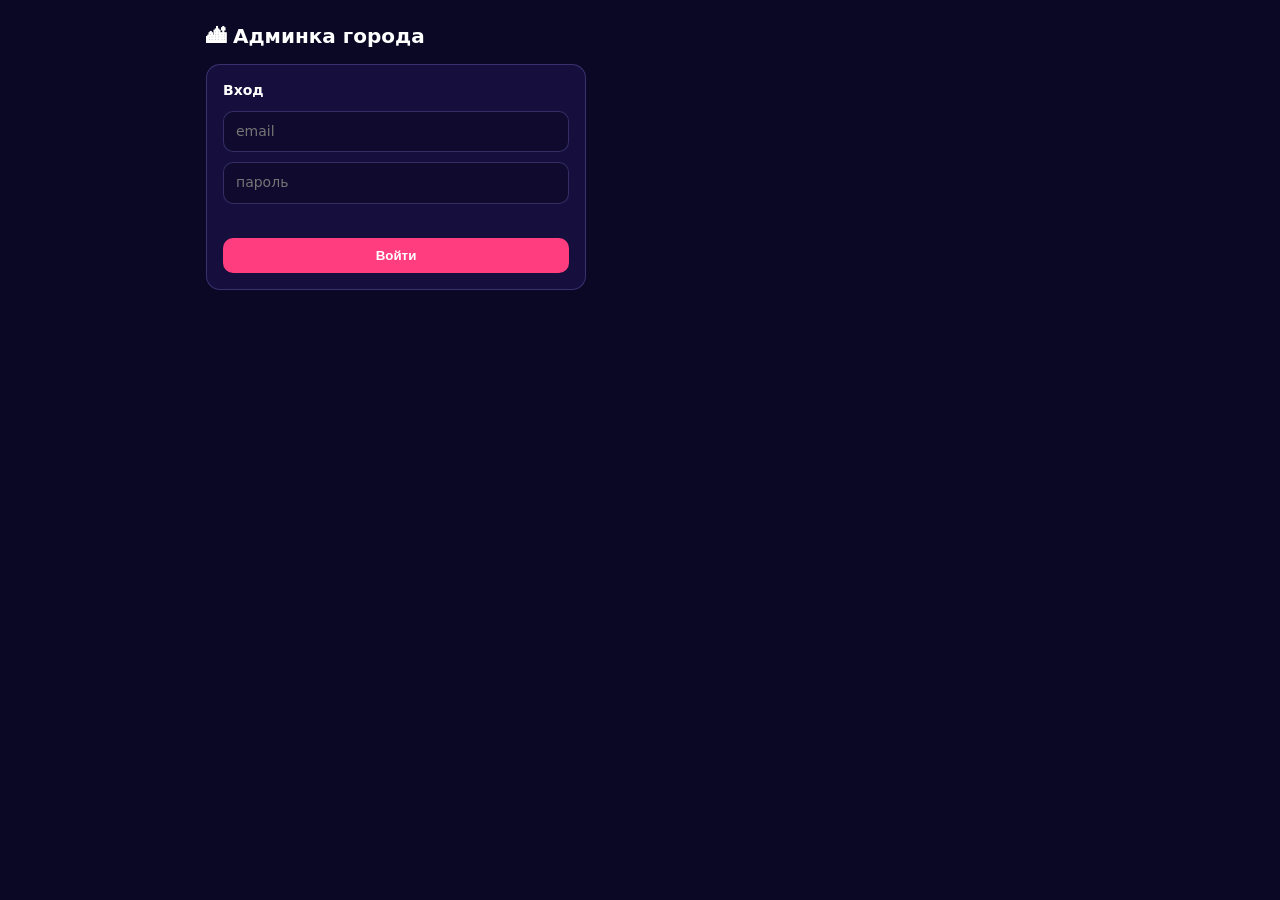
<file: admin.html>
<!doctype html>
<html lang="ru">
<head>
<meta charset="utf-8">
<meta name="viewport" content="width=device-width, initial-scale=1">
<meta name="robots" content="noindex">
<title>Админка — Город подписчиков</title>
<style>
:root{--bg:#0b0826;--card:#160f3d;--line:rgba(160,150,255,.25);--gold:#ffd23f;--pink:#ff3d7f;--green:#3ddc84;--muted:#bdb6ea}
*{box-sizing:border-box}
body{margin:0;background:var(--bg);color:#fff;font:500 14px/1.4 Inter,system-ui,sans-serif;padding:16px;max-width:900px;margin:0 auto}
h1{font-size:20px;margin:6px 0 14px}
input,textarea,select{width:100%;padding:10px 12px;border-radius:10px;border:1px solid var(--line);background:#0f0a2e;color:#fff;font:inherit}
textarea{height:110px;font:12px/1.4 ui-monospace,monospace}
button{border:0;border-radius:10px;padding:10px 14px;font-weight:700;cursor:pointer;background:var(--pink);color:#fff}
button.ok{background:var(--green);color:#062}
button.ghost{background:rgba(255,255,255,.1)}
.tabs{display:flex;gap:8px;margin-bottom:12px;flex-wrap:wrap}
.tabs button.on{outline:2px solid var(--gold)}
.row{background:var(--card);border:1px solid var(--line);border-radius:14px;padding:12px 14px;margin-bottom:10px;display:grid;grid-template-columns:1fr auto;gap:8px 12px;align-items:center}
.nick a{color:var(--gold);font-weight:800;font-size:16px;text-decoration:none}
.code{font:800 18px ui-monospace,monospace;color:var(--gold);background:rgba(255,210,63,.1);padding:4px 10px;border-radius:8px;white-space:nowrap}
.wish{grid-column:1/-1;color:var(--muted)}
.acts{grid-column:1/-1;display:flex;gap:8px;flex-wrap:wrap}
.meta{color:var(--muted);font-size:12px}
.rec{grid-column:1/-1;display:grid;grid-template-columns:1fr 150px;gap:8px}
canvas{width:150px;height:150px;border-radius:10px;background:#20423f}
.box{background:var(--card);border:1px solid var(--line);border-radius:14px;padding:16px;display:grid;gap:10px;max-width:380px}
.err{color:#ff8fae;min-height:1em}
.bar{display:flex;gap:8px;align-items:center;margin-bottom:12px}
.bar input{flex:1}
</style>
</head>
<body>
<h1>🏙 Админка города</h1>
<div id="app"></div>
<script src="houses.js"></script>
<script>
// Те же значения, что в index.html
const SUPABASE_URL = 'https://gqfipqimnhwiludpepbc.supabase.co';
const SUPABASE_ANON_KEY = 'sb_publishable_gj1pBQtVG9rFw3zbvu_2NA_e4I0TLiD';

const app = document.getElementById('app');
const esc = s => String(s ?? '').replace(/[&<>"']/g, c => ({ '&': '&amp;', '<': '&lt;', '>': '&gt;', '"': '&quot;', "'": '&#39;' }[c]));
let token = sessionStorage.getItem('adm_token') || '', tab = 'pending', filter = '';
const api = (path, opt = {}) => fetch(SUPABASE_URL + '/rest/v1/' + path, { ...opt, headers: { apikey: SUPABASE_ANON_KEY, Authorization: 'Bearer ' + token, 'Content-Type': 'application/json', ...(opt.headers || {}) } });

function loginView(msg = '') {
  app.innerHTML = `<div class="box"><b>Вход</b>
    <input id="em" type="email" placeholder="email" autocomplete="username">
    <input id="pw" type="password" placeholder="пароль" autocomplete="current-password">
    <div class="err">${esc(msg)}</div><button id="go">Войти</button></div>`;
  document.getElementById('go').onclick = async () => {
    const r = await fetch(SUPABASE_URL + '/auth/v1/token?grant_type=password', { method: 'POST', headers: { apikey: SUPABASE_ANON_KEY, 'Content-Type': 'application/json' }, body: JSON.stringify({ email: document.getElementById('em').value, password: document.getElementById('pw').value }) });
    const j = await r.json();
    if (!j.access_token) return loginView('Неверная почта или пароль');
    token = j.access_token; sessionStorage.setItem('adm_token', token); load();
  };
}

async function load() {
  if (!SUPABASE_URL) { app.innerHTML = '<p>Впиши SUPABASE_URL и SUPABASE_ANON_KEY в admin.html.</p>'; return; }
  if (!token) return loginView();
  const r = await api(`residents?select=*&status=eq.${tab}&order=created_at.${tab === 'pending' ? 'asc' : 'desc'}`);
  if (r.status === 401) { sessionStorage.removeItem('adm_token'); token = ''; return loginView('Сессия истекла, войди снова'); }
  let rows = await r.json();
  if (!Array.isArray(rows)) { app.innerHTML = '<p class="err">Ошибка: ' + esc(JSON.stringify(rows)) + '</p>'; return; }
  if (filter) rows = rows.filter(x => x.nick.includes(filter) || x.code.includes(filter));
  app.innerHTML = `
    <div class="tabs">
      <button class="ghost ${tab === 'pending' ? 'on' : ''}" data-t="pending">Заявки</button>
      <button class="ghost ${tab === 'approved' ? 'on' : ''}" data-t="approved">Жители</button>
      <button class="ghost ${tab === 'rejected' ? 'on' : ''}" data-t="rejected">Отклонённые</button>
      <button class="ghost" id="out">Выйти</button>
    </div>
    <div class="bar"><input id="flt" placeholder="Поиск по нику или коду" value="${esc(filter)}"><span class="meta">${rows.length} шт.</span></div>
    ${tab === 'pending' ? '<p class="meta">Открой комменты под последним роликом и ищи код (Ctrl+F). Код есть и человек подписан → «Одобрить».</p>' : ''}
    <div id="list">${rows.map(rowHtml).join('') || '<p class="meta">Пусто</p>'}</div>`;
  app.querySelectorAll('[data-t]').forEach(b => b.onclick = () => { tab = b.dataset.t; load(); });
  document.getElementById('out').onclick = () => { sessionStorage.removeItem('adm_token'); token = ''; loginView(); };
  const flt = document.getElementById('flt'); flt.oninput = () => { filter = flt.value.trim().toLowerCase().replace(/^@|^дом-/i, ''); clearTimeout(flt._t); flt._t = setTimeout(load, 300); };
  rows.forEach(x => {
    const el = document.getElementById('r' + x.id);
    el.querySelectorAll('[data-a]').forEach(b => b.onclick = () => act(x, b.dataset.a, el));
    const ta = el.querySelector('textarea'); if (ta) { const cv = el.querySelector('canvas'); const upd = () => preview(cv, x.nick, ta.value); ta.oninput = upd; upd(); }
  });
}
function rowHtml(x) {
  const date = new Date(x.created_at).toLocaleString('ru-RU', { day: '2-digit', month: '2-digit', hour: '2-digit', minute: '2-digit' });
  return `<div class="row" id="r${x.id}">
    <div class="nick"><a href="https://www.tiktok.com/@${esc(x.nick)}" target="_blank" rel="noopener">@${esc(x.nick)}</a> <span class="meta">${date}</span></div>
    <div class="code">ДОМ-${esc(x.code)}</div>
    <div class="wish">${x.wish ? '💬 ' + esc(x.wish) : '<span class="meta">без пожеланий</span>'}</div>
    ${x.status === 'approved' ? `<div class="rec"><textarea placeholder='Рецепт дома (JSON). Пусто — обычный дом.'>${esc(x.recipe ? JSON.stringify(x.recipe, null, 1) : '')}</textarea><canvas width="300" height="300"></canvas></div>` : ''}
    <div class="acts">
      ${x.status === 'pending' ? '<button class="ok" data-a="approve">✓ Одобрить</button><button data-a="reject">✕ Отклонить</button>' : ''}
      ${x.status === 'approved' ? '<button class="ok" data-a="recipe">Сохранить рецепт</button><button class="ghost" data-a="unrecipe">Сделать обычным</button><button data-a="reject">Выселить</button>' : ''}
      ${x.status === 'rejected' ? '<button class="ghost" data-a="restore">Вернуть в заявки</button>' : ''}
    </div></div>`;
}
async function act(x, a, el) {
  let body;
  if (a === 'approve') body = { status: 'approved', approved_at: new Date().toISOString() };
  if (a === 'reject') { if (x.status === 'approved' && !confirm('Выселить @' + x.nick + '?')) return; body = { status: 'rejected' }; }
  if (a === 'restore') body = { status: 'pending', approved_at: null };
  if (a === 'unrecipe') body = { recipe: null };
  if (a === 'recipe') {
    const v = el.querySelector('textarea').value.trim();
    if (!v) body = { recipe: null };
    else { try { const rec = CityHouse.normRecipe(JSON.parse(v)); if (!rec) throw 0; body = { recipe: rec }; } catch (e) { alert('Рецепт — неправильный JSON'); return; } }
  }
  const r = await api('residents?id=eq.' + x.id, { method: 'PATCH', headers: { Prefer: 'return=minimal' }, body: JSON.stringify(body) });
  if (!r.ok) { const t = await r.text(); alert(t.includes('residents_one_approved') ? 'У @' + x.nick + ' уже есть одобренный дом' : 'Ошибка: ' + t); return; }
  load();
}
function preview(cv, nick, text) {
  const g = cv.getContext('2d'); let rec = null; try { rec = text.trim() ? JSON.parse(text) : null; } catch (e) {}
  cv._cur = CityHouse.build('@' + nick, rec, [0, 0], 0); cv._cur.appear = -1;
  if (cv._loop) return; cv._loop = true;
  const P = (wx, wy, wz = 0) => [150 + ((wx - 0.5) - (wy - 0.5)) * 64 * 1.6, 200 + ((wx - 0.5) + (wy - 0.5)) * 32 * 1.6 - wz * 30 * 1.6];
  const loop = () => {
    if (!cv.isConnected) return;
    g.fillStyle = '#191545'; g.fillRect(0, 0, 300, 300);
    g.fillStyle = '#20423f'; g.beginPath(); [P(0, 0), P(1, 0), P(1, 1), P(0, 1)].forEach((p, i) => i ? g.lineTo(p[0], p[1]) : g.moveTo(p[0], p[1])); g.fill();
    CityHouse.draw(g, P, cv._cur, performance.now() / 1000, 1.6); requestAnimationFrame(loop);
  };
  loop();
}
load();
</script>
</body>
</html>
</file>
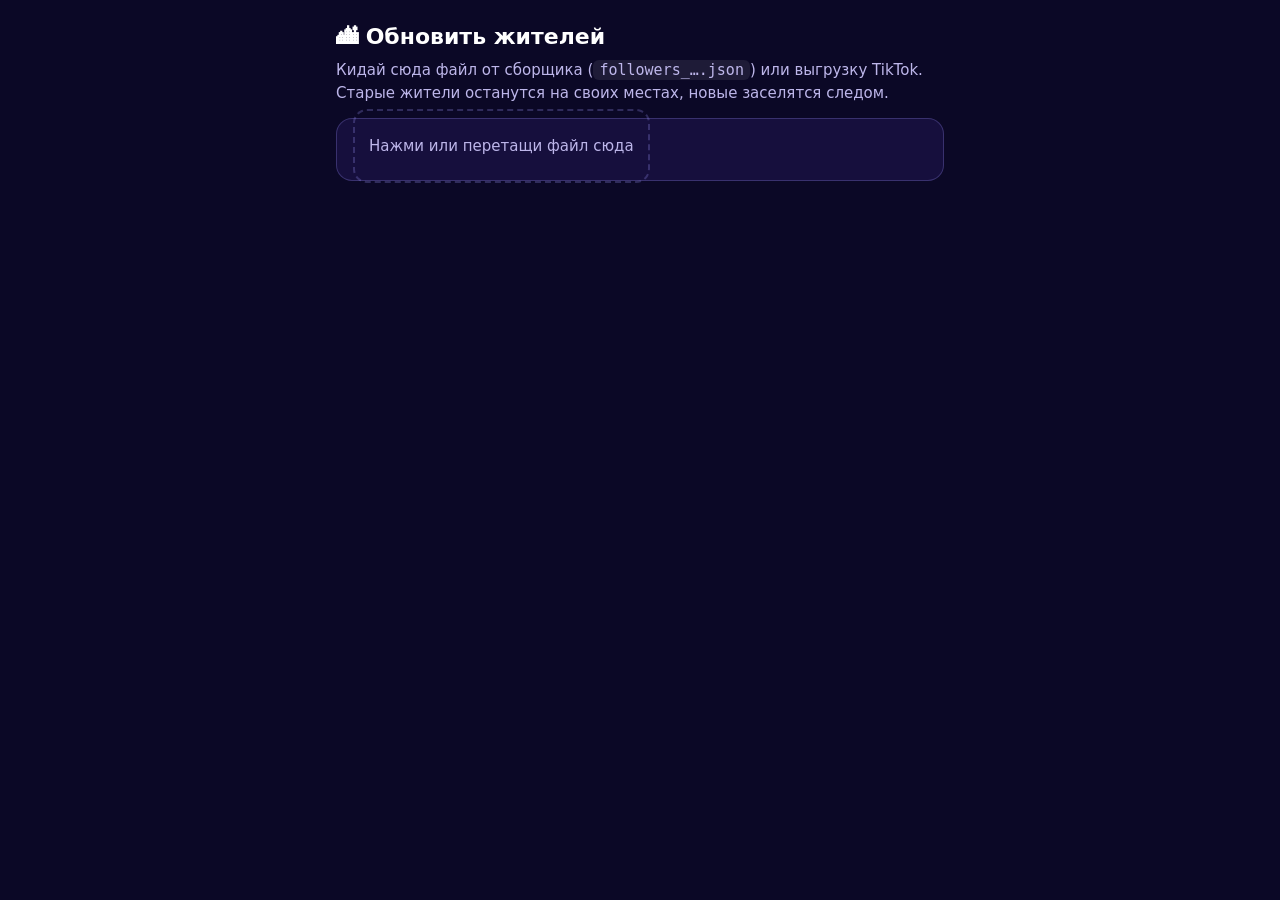
<file: update.html>
<!doctype html>
<html lang="ru">
<head>
<meta charset="utf-8">
<meta name="viewport" content="width=device-width, initial-scale=1">
<meta name="robots" content="noindex">
<title>Обновить жителей — Город подписчиков</title>
<style>
:root{--bg:#0b0826;--card:#160f3d;--line:rgba(160,150,255,.25);--gold:#ffd23f;--pink:#ff3d7f;--muted:#bdb6ea}
*{box-sizing:border-box}
body{margin:0 auto;max-width:640px;padding:20px 16px;background:var(--bg);color:#fff;font:500 15px/1.5 Inter,system-ui,sans-serif}
h1{font-size:22px;margin:0 0 6px}
p{color:var(--muted);margin:6px 0}
.card{background:var(--card);border:1px solid var(--line);border-radius:16px;padding:16px;margin:14px 0}
.drop{border:2px dashed var(--line);border-radius:14px;padding:26px 14px;text-align:center;cursor:pointer;color:var(--muted)}
.drop.on{border-color:var(--gold);color:#fff}
.stats{display:grid;grid-template-columns:repeat(3,1fr);gap:8px;text-align:center}
.stats b{display:block;font-size:26px;color:var(--gold)}
button,.btn{display:inline-block;border:0;border-radius:999px;padding:12px 18px;font-weight:800;cursor:pointer;background:var(--pink);color:#fff;text-decoration:none}
.btn.ghost{background:rgba(255,255,255,.12)}
ol{padding-left:20px;color:var(--muted)} ol b{color:#fff}
.err{color:#ff8fae}
code{background:rgba(255,255,255,.08);padding:1px 6px;border-radius:6px}
</style>
</head>
<body>
<h1>🏙 Обновить жителей</h1>
<p>Кидай сюда файл от сборщика (<code>followers_….json</code>) или выгрузку TikTok. Старые жители останутся на своих местах, новые заселятся следом.</p>

<div class="card">
  <label class="drop" id="drop">Нажми или перетащи файл сюда<input id="file" type="file" accept=".json,.txt" hidden></label>
  <p class="err" id="err"></p>
</div>

<div class="card" id="res" hidden>
  <div class="stats"><div><b id="sOld">0</b>было жителей</div><div><b id="sNew">0</b>новых</div><div><b id="sAll">0</b>станет жителей</div></div>
  <p id="note"></p>
  <ol>
    <li>Нажми <b>«Скачать subscribers.json»</b></li>
    <li>Нажми <b>«Открыть GitHub»</b> → перетащи скачанный файл → внизу <b>Commit changes</b></li>
    <li>Через 1–2 минуты дома появятся в городе</li>
  </ol>
  <p><button id="dl">Скачать subscribers.json</button> <a class="btn ghost" href="https://github.com/gaga228ir-crypto/gorod-podpischikovbn/upload/main" target="_blank" rel="noopener">Открыть GitHub</a></p>
</div>

<script>
const $ = id => document.getElementById(id);
const norm = s => String(s || '').trim().replace(/^@+/, '').toLowerCase();
const valid = n => /^[a-z0-9_.]{2,24}$/.test(n);

// Достаёт ники в порядке «старые → новые» из файла сборщика, выгрузки TikTok или txt
function extract(text) {
  try {
    const j = JSON.parse(text);
    if (j && Array.isArray(j.nicks)) { const a = j.nicks.map(norm); return j.order === 'newest_first' ? a.reverse() : a; }
    if (Array.isArray(j) && j.every(x => typeof x === 'string')) return j.map(norm);
    // выгрузка TikTok: ищем списки под ключами с «fans»/«follower» и берём UserName (сортируем по дате)
    const found = [];
    (function walk(o, inFans) {
      if (Array.isArray(o)) { o.forEach(x => walk(x, inFans)); return; }
      if (!o || typeof o !== 'object') return;
      const un = o.UserName ?? o.userName ?? o.username ?? o.uniqueId;
      if (inFans && typeof un === 'string') found.push({ n: norm(un), d: Date.parse(o.Date || o.date || '') || 0 });
      for (const [k, v] of Object.entries(o)) walk(v, inFans || /fans|follower/i.test(k));
    })(j, false);
    if (found.length) return found.sort((a, b) => a.d - b.d).map(x => x.n);
  } catch (e) { /* не JSON — пробуем как текст */ }
  return text.split(/[\s,;]+/).map(norm).filter(Boolean);
}

let merged = null;
// В subscribers.json порядок = номера домов, поэтому никого не удаляем: отписавшиеся помечаются «~ник» (дом заброшен)
async function handle(file) {
  $('err').textContent = ''; $('res').hidden = true;
  const incoming = extract(await file.text()).filter(valid);
  if (!incoming.length) { $('err').textContent = 'В файле не нашлось ников. Это точно список подписчиков?'; return; }
  let current = [];
  try { const r = await fetch('subscribers.json?v=' + Date.now()); if (r.ok) current = (await r.json()).map(x => String(x)); } catch (e) {}
  const nk = e => norm(e.replace(/^~/, '')), inc = new Set(incoming), have = new Set(current.map(nk));
  const active = current.filter(e => !e.startsWith('~')).length;
  const full = incoming.length >= active * 0.8; // полный список — можно отмечать отписавшихся
  let gone = 0, back = 0;
  const kept = current.map(e => { const n = nk(e), was = e.startsWith('~');
    if (inc.has(n)) { if (was) back++; return n; }
    if (full) { if (!was) gone++; return '~' + n; } return e; });
  const fresh = []; for (const n of incoming) if (!have.has(n)) { have.add(n); fresh.push(n); }
  merged = kept.concat(fresh);
  $('sOld').textContent = active; $('sNew').textContent = fresh.length; $('sAll').textContent = merged.filter(e => !e.startsWith('~')).length;
  $('note').textContent = (fresh.length ? `Новые: ${fresh.slice(0, 5).map(n => '@' + n).join(', ')}${fresh.length > 5 ? '…' : ''}. ` : 'Новых жителей нет. ')
    + (full ? `Отписались: ${gone} (их дома станут заброшенными)${back ? `, вернулись: ${back}` : ''}.` : 'Файл неполный — отписавшихся не отмечаю (нужен полный список из сборщика).');
  $('res').hidden = false;
}
$('file').onchange = e => e.target.files[0] && handle(e.target.files[0]);
const drop = $('drop');
['dragenter', 'dragover'].forEach(t => drop.addEventListener(t, e => { e.preventDefault(); drop.classList.add('on'); }));
['dragleave', 'drop'].forEach(t => drop.addEventListener(t, e => { e.preventDefault(); drop.classList.remove('on'); }));
drop.addEventListener('drop', e => e.dataTransfer.files[0] && handle(e.dataTransfer.files[0]));
$('dl').onclick = () => {
  const a = Object.assign(document.createElement('a'), { href: URL.createObjectURL(new Blob([JSON.stringify(merged, null, 0)], { type: 'application/json' })), download: 'subscribers.json' });
  document.body.appendChild(a); a.click(); a.remove();
};
</script>
</body>
</html>
</file>
<file: fonts/fonts.css>
@font-face{font-family:'Unbounded';font-weight:500;font-display:swap;src:url(unbounded-cyrillic-500-normal.woff2) format('woff2');unicode-range:U+0301,U+0400-045F,U+0490-0491,U+04B0-04B1,U+2116}
@font-face{font-family:'Unbounded';font-weight:500;font-display:swap;src:url(unbounded-latin-500-normal.woff2) format('woff2');unicode-range:U+0000-00FF,U+0131,U+0152-0153,U+02BB-02BC,U+02C6,U+02DA,U+02DC,U+2000-206F,U+2074,U+20AC,U+2122,U+2191,U+2193,U+2212,U+2215,U+FEFF,U+FFFD}
@font-face{font-family:'Unbounded';font-weight:800;font-display:swap;src:url(unbounded-cyrillic-800-normal.woff2) format('woff2');unicode-range:U+0301,U+0400-045F,U+0490-0491,U+04B0-04B1,U+2116}
@font-face{font-family:'Unbounded';font-weight:800;font-display:swap;src:url(unbounded-latin-800-normal.woff2) format('woff2');unicode-range:U+0000-00FF,U+0131,U+0152-0153,U+02BB-02BC,U+02C6,U+02DA,U+02DC,U+2000-206F,U+2074,U+20AC,U+2122,U+2191,U+2193,U+2212,U+2215,U+FEFF,U+FFFD}
@font-face{font-family:'Inter';font-weight:500;font-display:swap;src:url(inter-cyrillic-500-normal.woff2) format('woff2');unicode-range:U+0301,U+0400-045F,U+0490-0491,U+04B0-04B1,U+2116}
@font-face{font-family:'Inter';font-weight:500;font-display:swap;src:url(inter-latin-500-normal.woff2) format('woff2');unicode-range:U+0000-00FF,U+0131,U+0152-0153,U+02BB-02BC,U+02C6,U+02DA,U+02DC,U+2000-206F,U+2074,U+20AC,U+2122,U+2191,U+2193,U+2212,U+2215,U+FEFF,U+FFFD}
@font-face{font-family:'Inter';font-weight:600;font-display:swap;src:url(inter-cyrillic-600-normal.woff2) format('woff2');unicode-range:U+0301,U+0400-045F,U+0490-0491,U+04B0-04B1,U+2116}
@font-face{font-family:'Inter';font-weight:600;font-display:swap;src:url(inter-latin-600-normal.woff2) format('woff2');unicode-range:U+0000-00FF,U+0131,U+0152-0153,U+02BB-02BC,U+02C6,U+02DA,U+02DC,U+2000-206F,U+2074,U+20AC,U+2122,U+2191,U+2193,U+2212,U+2215,U+FEFF,U+FFFD}
</file>
